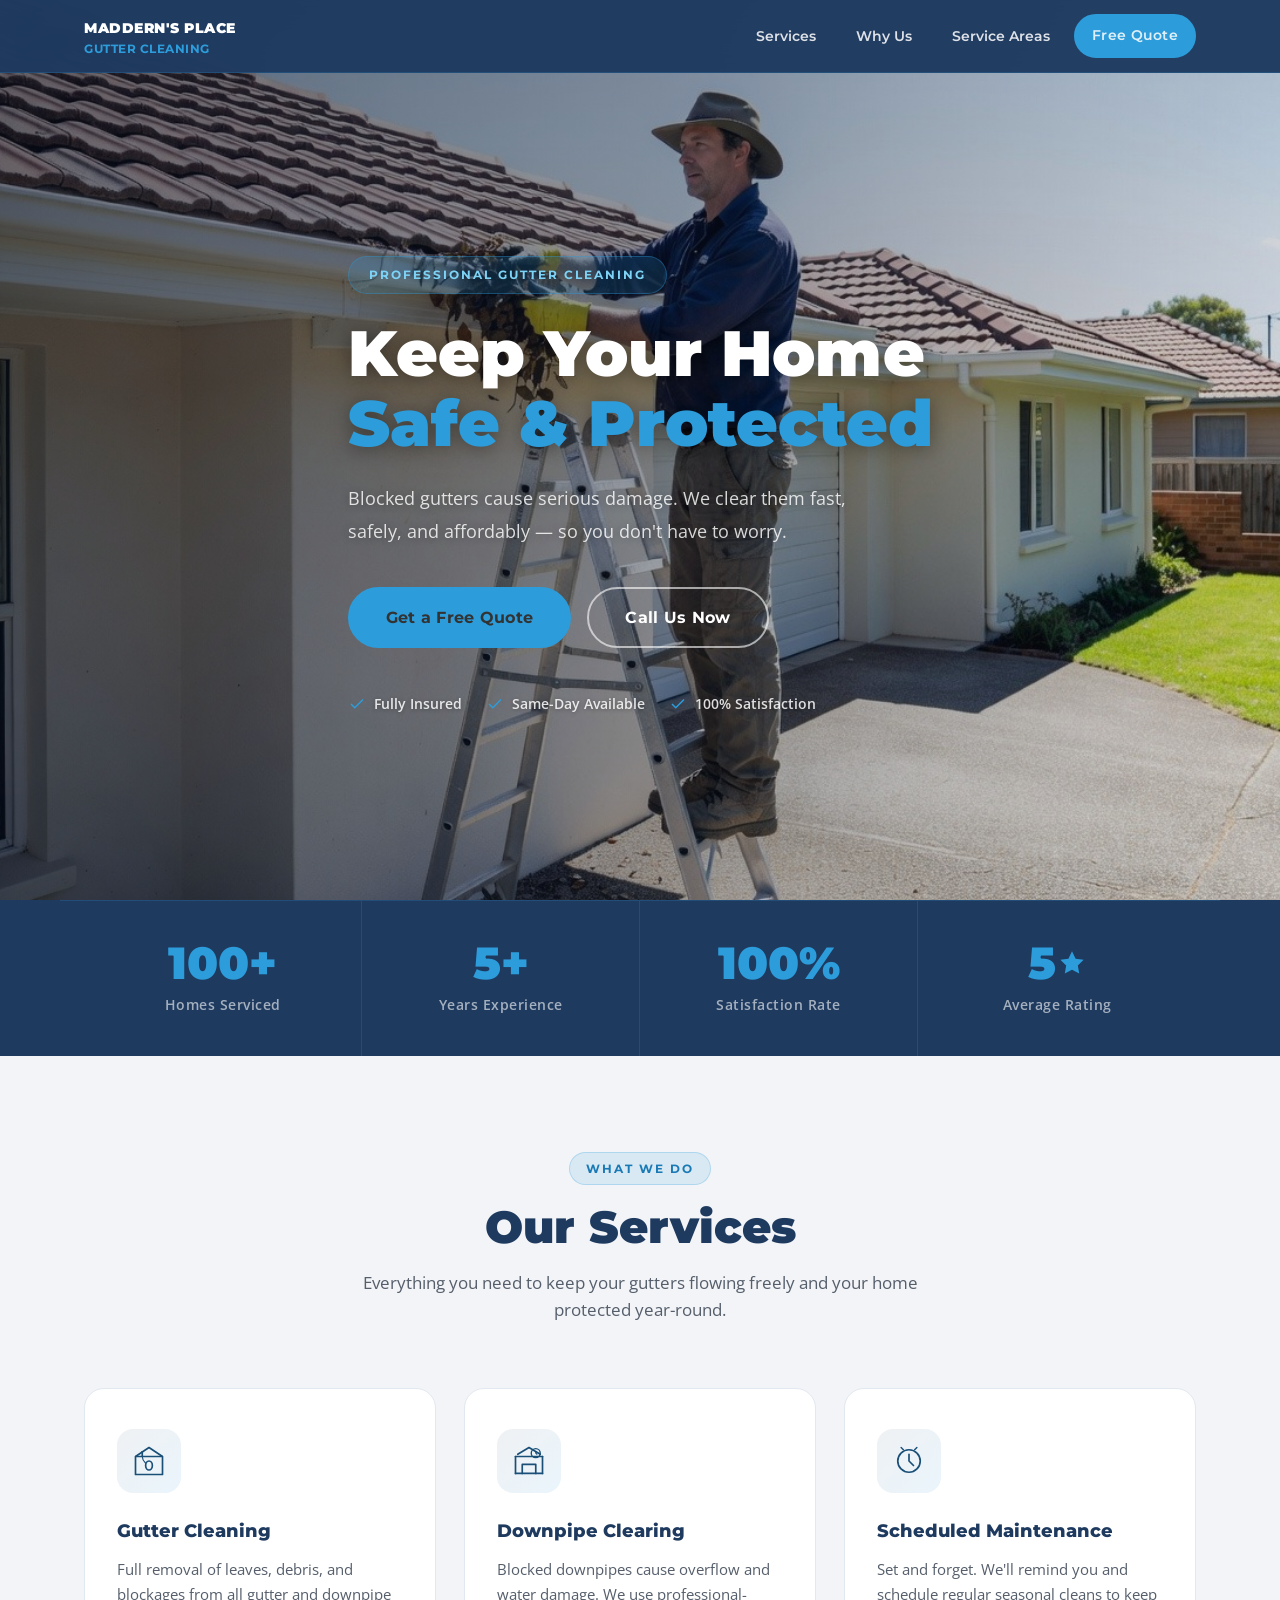
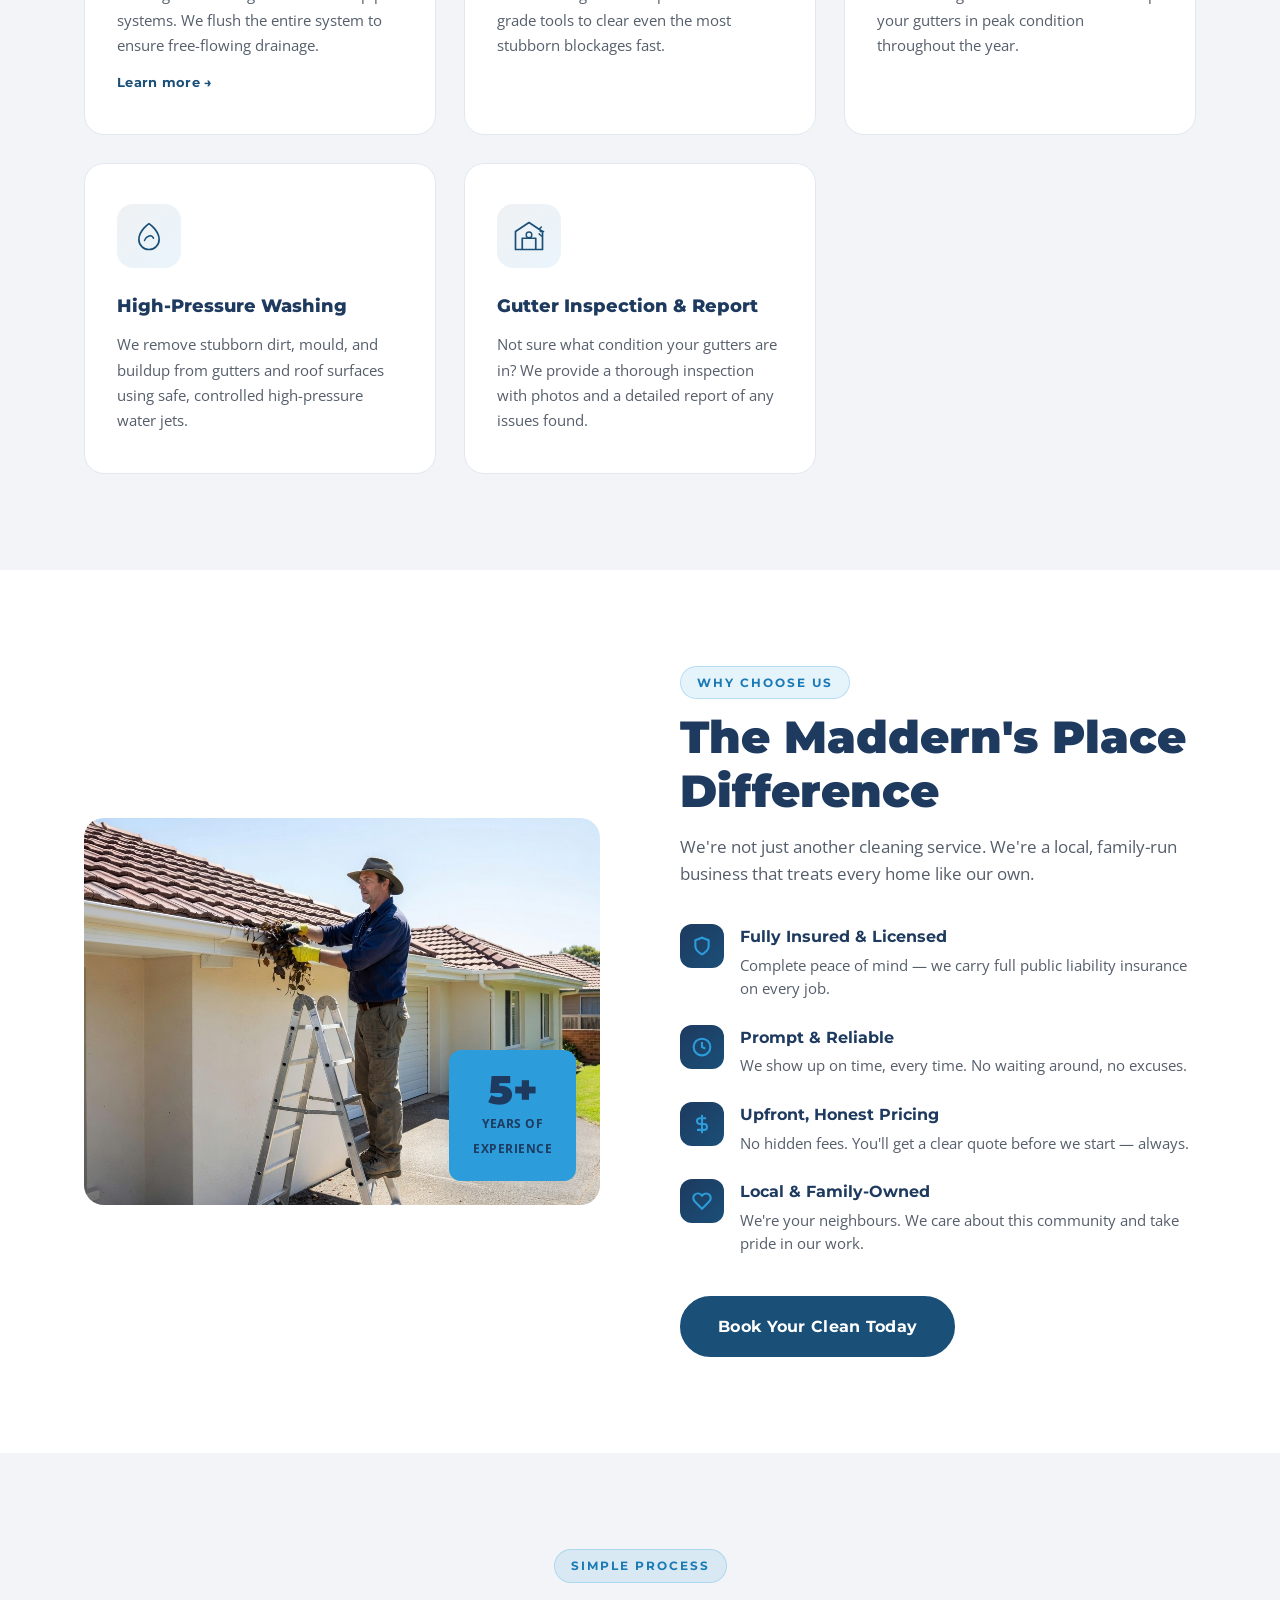
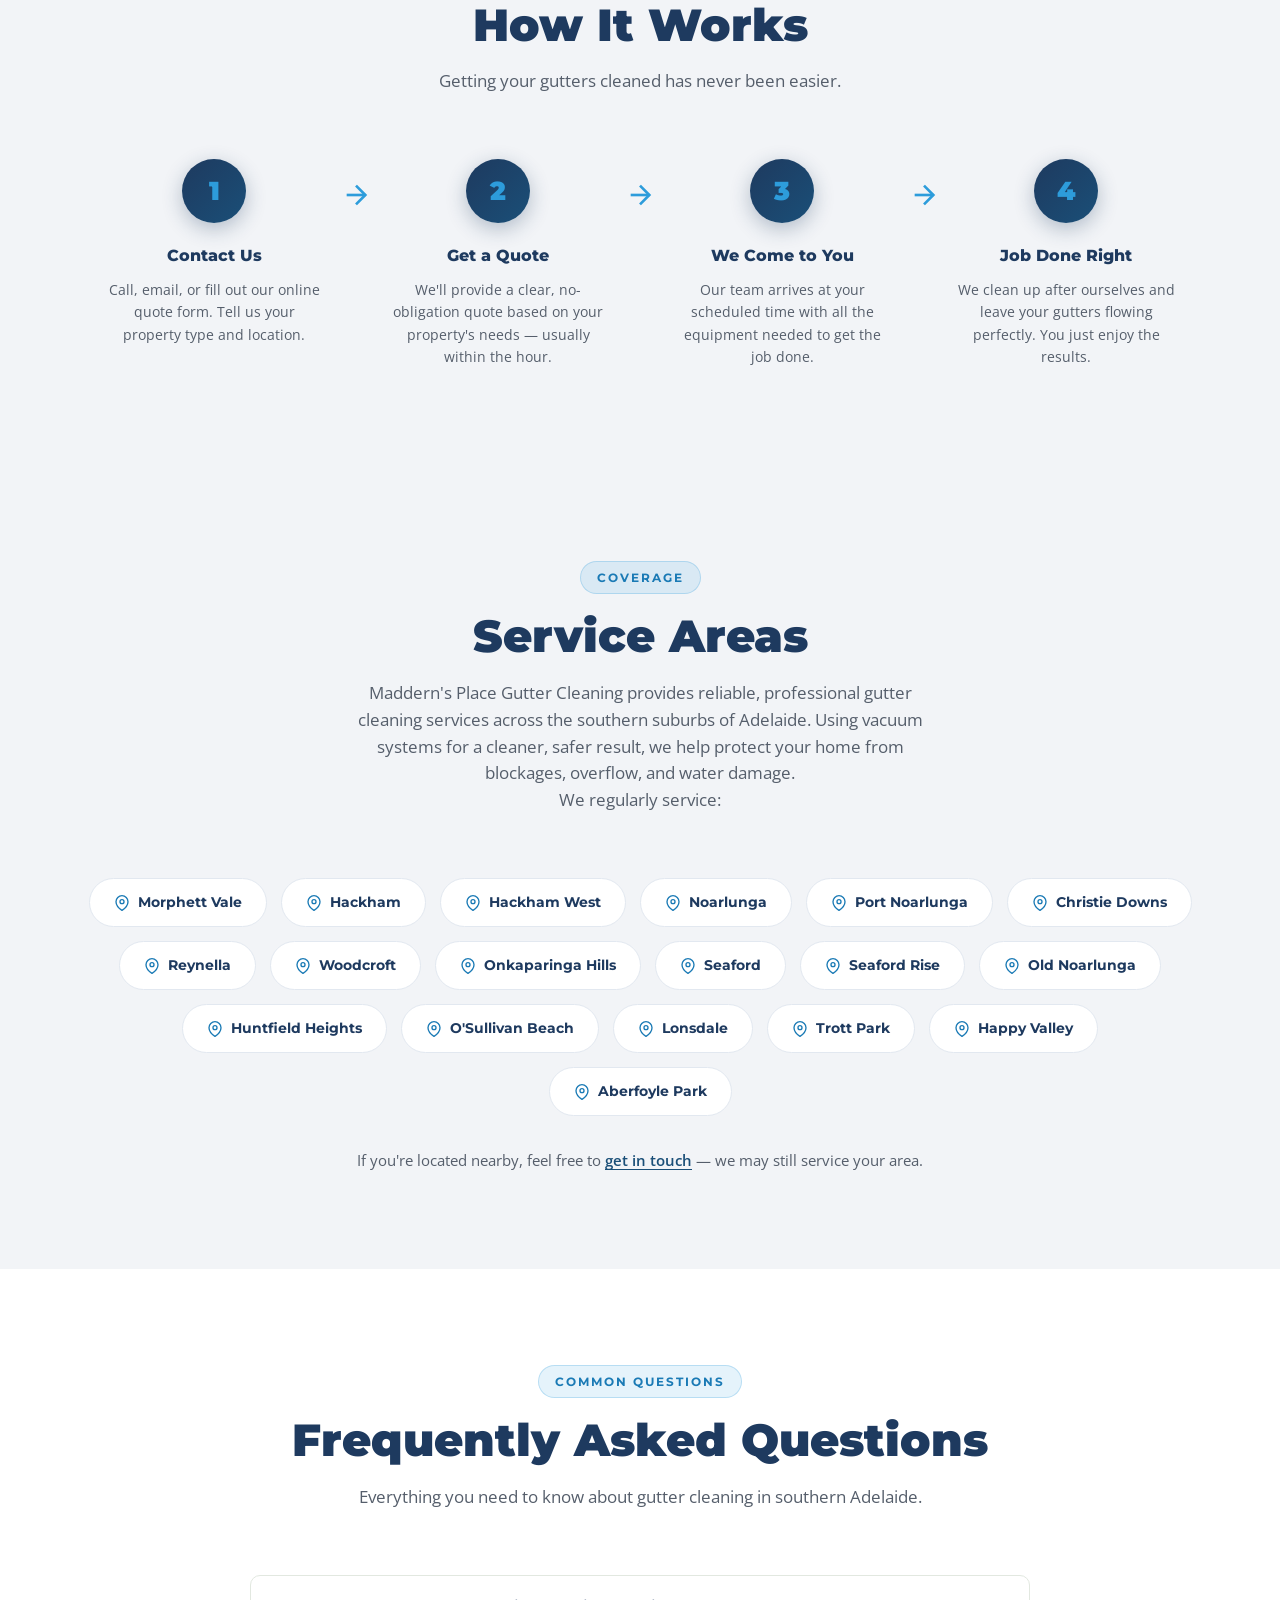
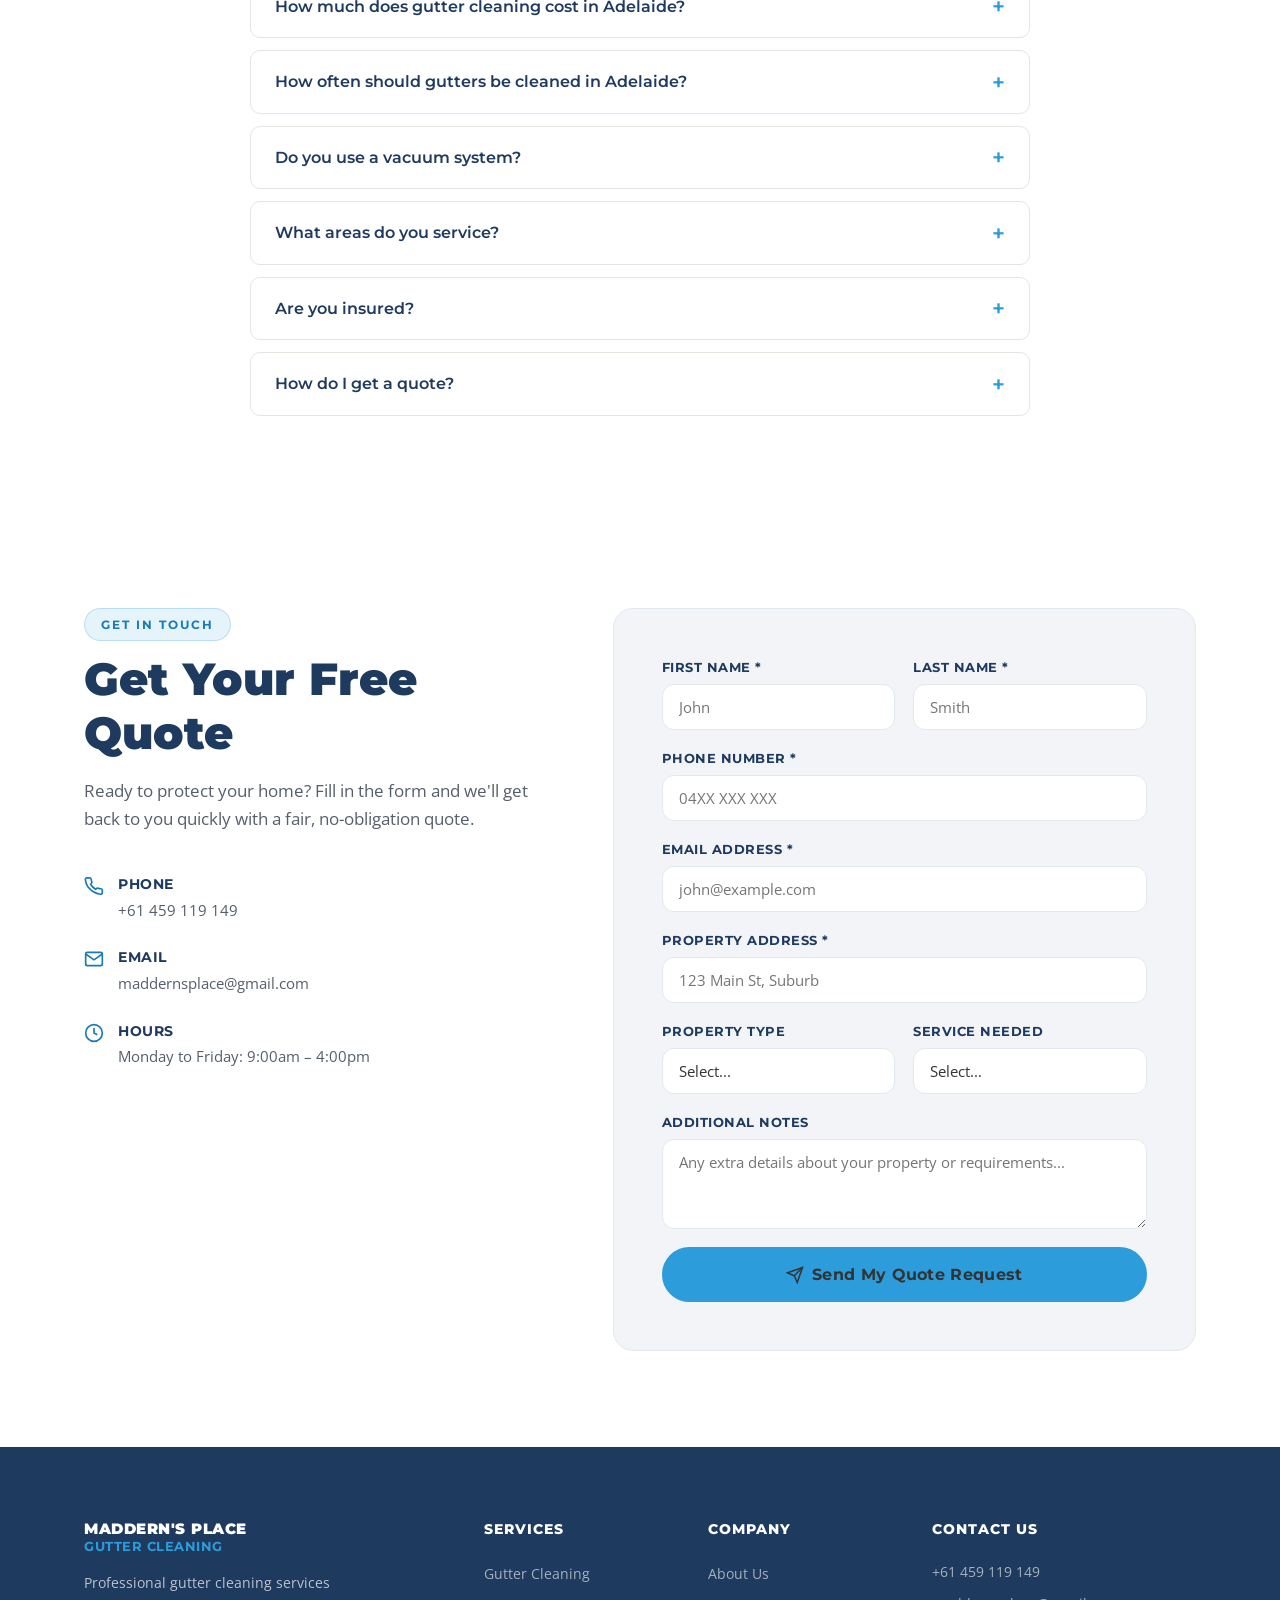
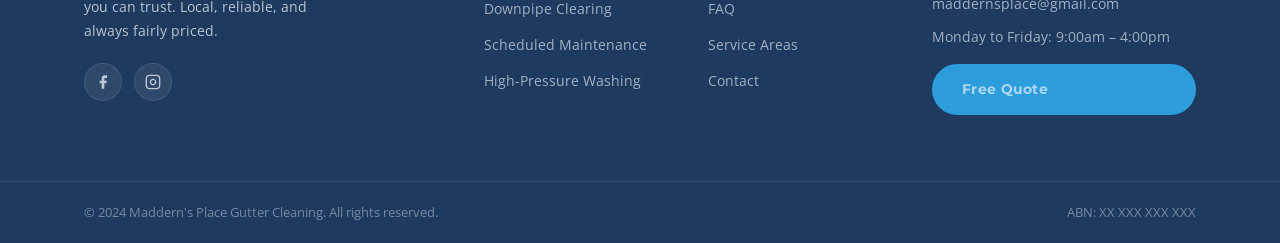
<file: index.html>
<!DOCTYPE html>
<html lang="en">
<head>
  <meta charset="UTF-8" />
  <meta name="viewport" content="width=device-width, initial-scale=1.0" />

  <!-- Primary SEO -->
  <title>Gutter Cleaning Southern Adelaide | Maddern's Place</title>
  <meta name="description" content="Professional gutter cleaning across the southern suburbs of Adelaide. Maddern's Place uses vacuum systems for a cleaner, safer result. Serving Morphett Vale, Hackham, Reynella, Seaford & more. Call +61 459 119 149." />
  <meta name="keywords" content="gutter cleaning Adelaide, gutter cleaning southern suburbs, gutter cleaning Morphett Vale, gutter cleaning Hackham, gutter cleaning Reynella, gutter cleaning Seaford, gutter cleaning Noarlunga, blocked gutters Adelaide, gutter vacuum Adelaide" />
  <meta name="robots" content="index, follow" />
  <meta name="author" content="Maddern's Place Gutter Cleaning" />

  <!-- Geo tags for local SEO -->
  <meta name="geo.region" content="AU-SA" />
  <meta name="geo.placename" content="Hackham, South Australia" />
  <meta name="geo.position" content="-35.1333;138.5167" />
  <meta name="ICBM" content="-35.1333, 138.5167" />

  <!-- Canonical URL -->
  <link rel="canonical" href="https://www.maddernsplaceguttervac.com/" />

  <!-- Open Graph (Facebook / social sharing) -->
  <meta property="og:type" content="website" />
  <meta property="og:url" content="https://www.maddernsplaceguttervac.com/" />
  <meta property="og:title" content="Gutter Cleaning Southern Adelaide | Maddern's Place" />
  <meta property="og:description" content="Reliable, professional gutter cleaning across southern Adelaide. Vacuum systems for a cleaner result. Call +61 459 119 149." />
  <meta property="og:image" content="https://www.maddernsplaceguttervac.com/images/Gutterman.jpeg" />
  <meta property="og:locale" content="en_AU" />

  <!-- FAQ Schema (helps appear in Google featured snippets) -->
  <script type="application/ld+json">
  {
    "@context": "https://schema.org",
    "@type": "FAQPage",
    "mainEntity": [
      {
        "@type": "Question",
        "name": "How much does gutter cleaning cost in Adelaide?",
        "acceptedAnswer": {
          "@type": "Answer",
          "text": "Gutter cleaning prices in Adelaide vary depending on your property size and storey height. Maddern's Place offers competitive, upfront pricing with no hidden fees. Contact us for a free no-obligation quote tailored to your home."
        }
      },
      {
        "@type": "Question",
        "name": "How often should gutters be cleaned in Adelaide?",
        "acceptedAnswer": {
          "@type": "Answer",
          "text": "We recommend cleaning your gutters at least once or twice a year in Adelaide — ideally after autumn leaf fall and before winter rains. Homes near trees may need more frequent cleans to prevent blockages and water damage."
        }
      },
      {
        "@type": "Question",
        "name": "What suburbs do you service for gutter cleaning?",
        "acceptedAnswer": {
          "@type": "Answer",
          "text": "Maddern's Place Gutter Cleaning services the southern suburbs of Adelaide including Morphett Vale, Hackham, Hackham West, Noarlunga, Port Noarlunga, Christie Downs, Reynella, Woodcroft, Onkaparinga Hills, Seaford, Seaford Rise, Old Noarlunga, Huntfield Heights, O'Sullivan Beach, Lonsdale, Trott Park, Happy Valley, and Aberfoyle Park."
        }
      },
      {
        "@type": "Question",
        "name": "Do you use a vacuum system for gutter cleaning?",
        "acceptedAnswer": {
          "@type": "Answer",
          "text": "Yes — Maddern's Place uses professional vacuum systems to clean gutters. This method is cleaner, safer, and more effective than traditional hand-clearing, leaving no mess on your property."
        }
      },
      {
        "@type": "Question",
        "name": "Are you insured for gutter cleaning?",
        "acceptedAnswer": {
          "@type": "Answer",
          "text": "Yes, Maddern's Place Gutter Cleaning carries full public liability insurance on every job, giving you complete peace of mind."
        }
      },
      {
        "@type": "Question",
        "name": "How do I book a gutter clean in southern Adelaide?",
        "acceptedAnswer": {
          "@type": "Answer",
          "text": "Simply call us on +61 459 119 149, email maddernsplace@gmail.com, or fill out the free quote form on our website. We'll get back to you quickly with a fair, no-obligation quote."
        }
      }
    ]
  }
  </script>

  <!-- Local Business Schema (helps Google Maps & local search) -->
  <script type="application/ld+json">
  {
    "@context": "https://schema.org",
    "@type": "LocalBusiness",
    "name": "Maddern's Place Gutter Cleaning",
    "description": "Professional gutter cleaning services across the southern suburbs of Adelaide using vacuum systems for a cleaner, safer result.",
    "telephone": "+61459119149",
    "email": "maddernsplace@gmail.com",
    "url": "https://www.maddernsplaceguttervac.com",
    "sameAs": ["https://www.facebook.com/maddernsplace"],
    "areaServed": [
      "Morphett Vale", "Hackham", "Hackham West", "Noarlunga", "Port Noarlunga",
      "Christie Downs", "Reynella", "Woodcroft", "Onkaparinga Hills", "Seaford",
      "Seaford Rise", "Old Noarlunga", "Huntfield Heights", "O'Sullivan Beach",
      "Lonsdale", "Trott Park", "Happy Valley", "Aberfoyle Park"
    ],
    "openingHoursSpecification": [
      {
        "@type": "OpeningHoursSpecification",
        "dayOfWeek": ["Monday", "Tuesday", "Wednesday", "Thursday", "Friday"],
        "opens": "09:00",
        "closes": "16:00"
      }
    ],
    "priceRange": "$$",
    "image": "https://www.maddernsplaceguttervac.com/images/Gutterman.jpeg",
    "address": {
      "@type": "PostalAddress",
      "streetAddress": "18 Nigel Lane",
      "addressLocality": "Hackham",
      "addressRegion": "SA",
      "postalCode": "5163",
      "addressCountry": "AU"
    }
  }
  </script>

  <link rel="stylesheet" href="style.css" />
  <link href="https://fonts.googleapis.com/css2?family=Montserrat:wght@400;600;700;900&family=Open+Sans:wght@400;500;600&display=swap" rel="stylesheet" />
</head>
<body>

  <!-- HEADER / NAV -->
  <header id="header">
    <nav class="nav container">
      <div class="nav__logo">
        <span class="nav__logo-text">Maddern's Place<br><em>Gutter Cleaning</em></span>
      </div>
      <button class="nav__toggle" id="navToggle" aria-label="Open menu">
        <span></span><span></span><span></span>
      </button>
      <ul class="nav__links" id="navLinks">
        <li><a href="#services">Services</a></li>
        <li><a href="#why-us">Why Us</a></li>
        <li><a href="#areas">Service Areas</a></li>
        <li><a href="#contact" class="btn btn--gold">Free Quote</a></li>
      </ul>
    </nav>
  </header>

  <!-- HERO -->
  <section class="hero">

    <!-- Full-width background image -->
    <img src="images/Gutterman.jpeg" alt="" class="hero__bg-img" aria-hidden="true" />
    <!-- REMOVE SVG PLACEHOLDER - kept below as comment only -->
    <svg style="display:none" viewBox="0 0 1440 620" xmlns="http://www.w3.org/2000/svg" aria-hidden="true">
      <defs>
        <linearGradient id="skyGrad" x1="0" y1="0" x2="0" y2="1">
          <stop offset="0%"   stop-color="#1a4a6b"/>
          <stop offset="55%"  stop-color="#2d7a9a"/>
          <stop offset="100%" stop-color="#4aa8c0"/>
        </linearGradient>
        <linearGradient id="groundGrad" x1="0" y1="0" x2="0" y2="1">
          <stop offset="0%"   stop-color="#2d8a56"/>
          <stop offset="100%" stop-color="#1a5c38"/>
        </linearGradient>
        <linearGradient id="roofGrad" x1="0" y1="0" x2="0" y2="1">
          <stop offset="0%"   stop-color="#1e3a12"/>
          <stop offset="100%" stop-color="#2d5a1e"/>
        </linearGradient>
        <linearGradient id="wallGrad" x1="0" y1="0" x2="0" y2="1">
          <stop offset="0%"   stop-color="#f0ede6"/>
          <stop offset="100%" stop-color="#ddd8ce"/>
        </linearGradient>
        <linearGradient id="windowGloss2" x1="0" y1="0" x2="1" y2="1">
          <stop offset="0%"   stop-color="white" stop-opacity="0.5"/>
          <stop offset="100%" stop-color="white" stop-opacity="0"/>
        </linearGradient>
        <radialGradient id="sunGlow" cx="50%" cy="50%" r="50%">
          <stop offset="0%"   stop-color="#fff5a0" stop-opacity="0.8"/>
          <stop offset="100%" stop-color="#fff5a0" stop-opacity="0"/>
        </radialGradient>
        <filter id="cloudBlur">
          <feGaussianBlur stdDeviation="2"/>
        </filter>
      </defs>

      <!-- Sky -->
      <rect width="1440" height="620" fill="url(#skyGrad)"/>

      <!-- Sun glow -->
      <circle cx="1150" cy="100" r="120" fill="url(#sunGlow)" opacity="0.6"/>
      <circle cx="1150" cy="100" r="52" fill="#fff9c0" opacity="0.9"/>
      <circle cx="1150" cy="100" r="40" fill="#fffde0"/>

      <!-- Clouds -->
      <g filter="url(#cloudBlur)" opacity="0.92">
        <ellipse cx="220" cy="90" rx="90" ry="38" fill="white"/>
        <ellipse cx="165" cy="100" rx="60" ry="30" fill="white"/>
        <ellipse cx="275" cy="100" rx="70" ry="32" fill="white"/>
        <ellipse cx="220" cy="108" rx="100" ry="30" fill="white"/>
      </g>
      <g filter="url(#cloudBlur)" opacity="0.85">
        <ellipse cx="820" cy="70" rx="110" ry="42" fill="white"/>
        <ellipse cx="760" cy="80" rx="72" ry="34" fill="white"/>
        <ellipse cx="880" cy="82" rx="80" ry="36" fill="white"/>
        <ellipse cx="820" cy="92" rx="120" ry="32" fill="white"/>
      </g>
      <g filter="url(#cloudBlur)" opacity="0.7">
        <ellipse cx="1300" cy="55" rx="80" ry="30" fill="white"/>
        <ellipse cx="1250" cy="63" rx="55" ry="25" fill="white"/>
        <ellipse cx="1350" cy="63" rx="60" ry="27" fill="white"/>
      </g>

      <!-- Distant hills -->
      <ellipse cx="200"  cy="450" rx="340" ry="130" fill="#1f5c30" opacity="0.5"/>
      <ellipse cx="1260" cy="440" rx="320" ry="120" fill="#1a5228" opacity="0.45"/>
      <ellipse cx="720"  cy="460" rx="500" ry="110" fill="#236635" opacity="0.35"/>

      <!-- Ground / lawn -->
      <rect x="0" y="480" width="1440" height="140" fill="url(#groundGrad)"/>
      <!-- Lawn texture -->
      <ellipse cx="720" cy="482" rx="800" ry="18" fill="#3aa864" opacity="0.4"/>

      <!-- ── LEFT TREE ── -->
      <rect x="118" y="310" width="22" height="175" rx="6" fill="#5a3e1e"/>
      <ellipse cx="129" cy="295" rx="68" ry="80" fill="#1a6b40"/>
      <ellipse cx="100" cy="320" rx="48" ry="60" fill="#1e7a48"/>
      <ellipse cx="158" cy="315" rx="52" ry="64" fill="#156038"/>
      <ellipse cx="129" cy="270" rx="40" ry="50" fill="#22884e"/>

      <!-- ── FAR RIGHT TREE ── -->
      <rect x="1298" y="330" width="20" height="155" rx="5" fill="#5a3e1e"/>
      <ellipse cx="1308" cy="315" rx="62" ry="74" fill="#1a6b40"/>
      <ellipse cx="1280" cy="338" rx="44" ry="56" fill="#1e7a48"/>
      <ellipse cx="1336" cy="332" rx="48" ry="60" fill="#156038"/>
      <ellipse cx="1308" cy="292" rx="36" ry="46" fill="#22884e"/>

      <!-- ── SMALL SHRUBS ── -->
      <ellipse cx="310" cy="490" rx="55" ry="30" fill="#2d8a56"/>
      <ellipse cx="280" cy="485" rx="36" ry="24" fill="#1a6b40"/>
      <ellipse cx="340" cy="483" rx="42" ry="26" fill="#3a9e66"/>
      <ellipse cx="1130" cy="490" rx="52" ry="28" fill="#2d8a56"/>
      <ellipse cx="1105" cy="484" rx="34" ry="22" fill="#1a6b40"/>
      <ellipse cx="1158" cy="482" rx="40" ry="24" fill="#3a9e66"/>

      <!-- ══════════════════════════════════ -->
      <!-- MAIN HOUSE                         -->
      <!-- ══════════════════════════════════ -->

      <!-- House shadow on ground -->
      <ellipse cx="780" cy="490" rx="270" ry="18" fill="#0a3018" opacity="0.35"/>

      <!-- House walls -->
      <rect x="530" y="295" width="500" height="195" fill="url(#wallGrad)"/>
      <!-- Brick course lines -->
      <g stroke="#c8c0b0" stroke-width="0.8" opacity="0.55">
        <line x1="530" y1="315" x2="1030" y2="315"/>
        <line x1="530" y1="335" x2="1030" y2="335"/>
        <line x1="530" y1="355" x2="1030" y2="355"/>
        <line x1="530" y1="375" x2="1030" y2="375"/>
        <line x1="530" y1="395" x2="1030" y2="395"/>
        <line x1="530" y1="415" x2="1030" y2="415"/>
        <line x1="530" y1="435" x2="1030" y2="435"/>
        <line x1="530" y1="455" x2="1030" y2="455"/>
        <line x1="530" y1="475" x2="1030" y2="475"/>
        <!-- vertical offsets per course -->
        <line x1="610" y1="305" x2="610" y2="325"/> <line x1="690" y1="305" x2="690" y2="325"/>
        <line x1="770" y1="305" x2="770" y2="325"/> <line x1="850" y1="305" x2="850" y2="325"/>
        <line x1="930" y1="305" x2="930" y2="325"/> <line x1="1010" y1="305" x2="1010" y2="325"/>
        <line x1="570" y1="325" x2="570" y2="345"/> <line x1="650" y1="325" x2="650" y2="345"/>
        <line x1="730" y1="325" x2="730" y2="345"/> <line x1="810" y1="325" x2="810" y2="345"/>
        <line x1="890" y1="325" x2="890" y2="345"/> <line x1="970" y1="325" x2="970" y2="345"/>
      </g>

      <!-- Window left -->
      <rect x="565" y="335" width="115" height="95" rx="5" fill="#b8dff5" opacity="0.85" stroke="#8ab8d8" stroke-width="2.5"/>
      <rect x="565" y="335" width="115" height="95" rx="5" fill="url(#windowGloss2)" opacity="0.4"/>
      <line x1="622" y1="335" x2="622" y2="430" stroke="#8ab8d8" stroke-width="2.5"/>
      <line x1="565" y1="382" x2="680" y2="382" stroke="#8ab8d8" stroke-width="2.5"/>
      <rect x="558" y="427" width="130" height="9" rx="4" fill="#c8c0b0"/>

      <!-- Window right -->
      <rect x="880" y="335" width="115" height="95" rx="5" fill="#b8dff5" opacity="0.85" stroke="#8ab8d8" stroke-width="2.5"/>
      <rect x="880" y="335" width="115" height="95" rx="5" fill="url(#windowGloss2)" opacity="0.4"/>
      <line x1="937" y1="335" x2="937" y2="430" stroke="#8ab8d8" stroke-width="2.5"/>
      <line x1="880" y1="382" x2="995" y2="382" stroke="#8ab8d8" stroke-width="2.5"/>
      <rect x="873" y="427" width="130" height="9" rx="4" fill="#c8c0b0"/>

      <!-- Front door -->
      <rect x="715" y="395" width="130" height="95" rx="5" fill="#6b4f0e"/>
      <rect x="715" y="395" width="130" height="95" rx="5" fill="rgba(255,255,255,0.07)"/>
      <rect x="724" y="403" width="50" height="38" rx="3" fill="#5a4010" opacity="0.6"/>
      <rect x="786" y="403" width="50" height="38" rx="3" fill="#5a4010" opacity="0.6"/>
      <rect x="724" y="448" width="50" height="33" rx="3" fill="#5a4010" opacity="0.6"/>
      <rect x="786" y="448" width="50" height="33" rx="3" fill="#5a4010" opacity="0.6"/>
      <circle cx="837" cy="444" r="7" fill="#c9a84c"/>
      <!-- Door step -->
      <rect x="700" y="487" width="160" height="12" rx="4" fill="#c8c0b0"/>

      <!-- Chimney -->
      <rect x="870" y="175" width="52" height="88" rx="4" fill="#4a3828"/>
      <rect x="862" y="168" width="68" height="14" rx="4" fill="#5a4535"/>
      <!-- Smoke puffs -->
      <circle cx="886" cy="155" r="14" fill="rgba(255,255,255,0.18)"/>
      <circle cx="900" cy="138" r="18" fill="rgba(255,255,255,0.13)"/>
      <circle cx="912" cy="120" r="14" fill="rgba(255,255,255,0.09)"/>

      <!-- Roof -->
      <polygon points="490,298 780,110 1070,298" fill="url(#roofGrad)"/>
      <!-- Roof tile rows -->
      <g stroke="#162d0e" stroke-width="1" opacity="0.35">
        <line x1="554" y1="260" x2="1006" y2="260"/>
        <line x1="522" y1="280" x2="1038" y2="280"/>
      </g>
      <!-- Ridge cap -->
      <rect x="772" y="106" width="16" height="22" rx="4" fill="#c9a84c"/>

      <!-- ── GUTTERS ── -->
      <!-- Left eave gutter -->
      <rect x="488" y="293" width="295" height="13" rx="4" fill="#4b5563"/>
      <rect x="488" y="293" width="295" height="4"  rx="2" fill="rgba(255,255,255,0.14)"/>
      <!-- Right eave gutter -->
      <rect x="777" y="293" width="295" height="13" rx="4" fill="#4b5563"/>
      <rect x="777" y="293" width="295" height="4"  rx="2" fill="rgba(255,255,255,0.14)"/>

      <!-- LEAVES & DEBRIS in left gutter -->
      <ellipse cx="540" cy="300" rx="28" ry="6" fill="#5a7a2a" opacity="0.95"/>
      <ellipse cx="590" cy="299" rx="22" ry="5" fill="#4a6622" opacity="0.9"/>
      <ellipse cx="638" cy="301" rx="30" ry="6" fill="#6a8a32" opacity="0.9"/>
      <ellipse cx="690" cy="299" rx="18" ry="5" fill="#8B6914" opacity="0.7"/>
      <ellipse cx="730" cy="300" rx="24" ry="6" fill="#5a7a2a" opacity="0.85"/>
      <path d="M525,297 Q536,289 548,296 Q539,304 525,297Z" fill="#3d6b15"/>
      <path d="M610,296 Q622,287 632,295 Q624,303 610,296Z" fill="#4a7a1a"/>
      <path d="M672,298 Q680,291 690,297 Q683,304 672,298Z" fill="#5a8a22"/>

      <!-- Left downpipe -->
      <rect x="488" y="304" width="16" height="192" rx="4" fill="#4b5563"/>
      <rect x="488" y="304" width="4"  height="192" rx="2" fill="rgba(255,255,255,0.13)"/>
      <!-- Overflow water from blocked left gutter -->
      <path d="M484,360 Q474,378 477,400 Q480,418 473,438 Q468,455 472,472" stroke="#5bb4f0" stroke-width="3.5" stroke-linecap="round" fill="none" opacity="0.8"/>
      <path d="M505,340 Q515,358 511,378 Q507,395 512,412" stroke="#5bb4f0" stroke-width="2.5" stroke-linecap="round" fill="none" opacity="0.55"/>
      <circle cx="472" cy="474" r="5" fill="#5bb4f0" opacity="0.7"/>
      <circle cx="512" cy="414" r="4" fill="#5bb4f0" opacity="0.5"/>

      <!-- Right downpipe -->
      <rect x="1056" y="304" width="16" height="192" rx="4" fill="#4b5563"/>
      <rect x="1056" y="304" width="4"  height="192" rx="2" fill="rgba(255,255,255,0.13)"/>
      <!-- Clean flow (right side — already cleaned) -->
      <path d="M1064,360 Q1070,378 1067,400 Q1064,420 1068,442 Q1071,460 1067,476" stroke="#5bb4f0" stroke-width="3" stroke-linecap="round" fill="none" opacity="0.6"/>
      <circle cx="1067" cy="478" r="4.5" fill="#5bb4f0" opacity="0.55"/>

      <!-- ── LADDER ── -->
      <line x1="1010" y1="175" x2="985"  y2="310" stroke="#c9a84c" stroke-width="9"  stroke-linecap="round"/>
      <line x1="1060" y1="175" x2="1035" y2="310" stroke="#c9a84c" stroke-width="9"  stroke-linecap="round"/>
      <!-- Rungs -->
      <line x1="1013" y1="192" x2="1063" y2="192" stroke="#c9a84c" stroke-width="6"  stroke-linecap="round"/>
      <line x1="1008" y1="222" x2="1058" y2="222" stroke="#c9a84c" stroke-width="6"  stroke-linecap="round"/>
      <line x1="1003" y1="252" x2="1053" y2="252" stroke="#c9a84c" stroke-width="6"  stroke-linecap="round"/>
      <line x1="998"  y1="282" x2="1048" y2="282" stroke="#c9a84c" stroke-width="6"  stroke-linecap="round"/>
      <!-- Feet -->
      <line x1="985"  y1="310" x2="975"  y2="325" stroke="#c9a84c" stroke-width="7"  stroke-linecap="round"/>
      <line x1="1035" y1="310" x2="1025" y2="325" stroke="#c9a84c" stroke-width="7"  stroke-linecap="round"/>

      <!-- ── WORKER ── -->
      <!-- Legs -->
      <line x1="1022" y1="248" x2="1016" y2="278" stroke="#1e3a6e" stroke-width="10" stroke-linecap="round"/>
      <line x1="1034" y1="248" x2="1038" y2="278" stroke="#1e3a6e" stroke-width="10" stroke-linecap="round"/>
      <!-- Boots -->
      <ellipse cx="1013" cy="282" rx="9" ry="6" fill="#111827"/>
      <ellipse cx="1040" cy="282" rx="9" ry="6" fill="#111827"/>
      <!-- Body / hi-vis vest -->
      <rect x="1010" y="218" width="38" height="36" rx="7" fill="#1a6b40"/>
      <line x1="1010" y1="234" x2="1048" y2="234" stroke="#c9a84c" stroke-width="5" opacity="0.9"/>
      <!-- Right arm (holding gutter edge) -->
      <path d="M1010,228 Q993,220 980,210" stroke="#f5c99a" stroke-width="9" stroke-linecap="round" fill="none"/>
      <!-- Left arm (holding brush/scoop) -->
      <path d="M1048,228 Q1062,222 1070,215" stroke="#1a6b40" stroke-width="9" stroke-linecap="round" fill="none"/>
      <!-- Scoop tool -->
      <path d="M1070,215 Q1065,204 1075,198 Q1086,196 1082,208 Q1078,218 1070,215Z" fill="#8B6914"/>
      <!-- Head -->
      <circle cx="1029" cy="210" r="18" fill="#f5c99a"/>
      <!-- Hard hat -->
      <path d="M1012,207 Q1029,188 1046,207 L1046,211 L1012,211Z" fill="#c9a84c"/>
      <rect x="1010" y="207" width="38" height="7" rx="3.5" fill="#a88830"/>

      <!-- Falling debris from gutter -->
      <ellipse cx="975" cy="320" rx="11" ry="8" fill="#5a7a2a" opacity="0.9" transform="rotate(-20 975 320)"/>
      <path d="M962,330 Q968,318 978,324 Q972,336 962,330Z" fill="#4a6622" opacity="0.85"/>
      <ellipse cx="952" cy="343" rx="8" ry="6" fill="#8B6914" opacity="0.8"/>
      <circle cx="940" cy="358" r="5" fill="#5a7a2a" opacity="0.75"/>
      <circle cx="948" cy="372" r="4" fill="#6a8a32" opacity="0.7"/>

      <!-- Bucket on ladder -->
      <path d="M1052,248 Q1058,244 1066,244 L1069,268 Q1067,275 1060,275 Q1053,275 1050,268Z" fill="#c9a84c"/>
      <line x1="1052" y1="248" x2="1069" y2="248" stroke="#a88830" stroke-width="2.5"/>
      <path d="M1053,248 Q1060,242 1068,248" stroke="#8B6914" stroke-width="2.5" fill="none"/>
      <ellipse cx="1059" cy="270" rx="8" ry="4" fill="#4a6622" opacity="0.85"/>

      <!-- ── PATHWAY ── -->
      <polygon points="730,490 810,490 840,620 700,620" fill="#d4cabb" opacity="0.7"/>
      <line x1="770" y1="495" x2="770" y2="620" stroke="#bdb5a5" stroke-width="1.5" opacity="0.5" stroke-dasharray="8,8"/>
    </svg>

    <!-- Dark overlay so text is readable -->
    <div class="hero__overlay"></div>

    <!-- Text content -->
    <div class="hero__content container">
      <span class="hero__tag" id="heroTag">Gutter Cleaning — Southern Adelaide</span>
      <h1 class="hero__title" id="heroTitle">Keep Your Home<br /><span>Safe &amp; Protected</span></h1>
      <p class="hero__subtitle" id="heroSubtitle">Blocked gutters cause serious damage. Maddern's Place clears them fast, safely, and affordably across the southern suburbs of Adelaide — so you don't have to worry.</p>
      <div class="hero__ctas">
        <a href="#contact" class="btn btn--gold btn--lg">Get a Free Quote</a>
        <a href="tel:+61459119149" class="btn btn--outline btn--lg" id="heroPhoneBtn">Call Us Now</a>
      </div>
      <div class="hero__badges">
        <div class="badge">
          <svg viewBox="0 0 24 24" fill="none" stroke="currentColor" stroke-width="2"><polyline points="20 6 9 17 4 12"/></svg>
          <span id="heroBadge1">Fully Insured</span>
        </div>
        <div class="badge">
          <svg viewBox="0 0 24 24" fill="none" stroke="currentColor" stroke-width="2"><polyline points="20 6 9 17 4 12"/></svg>
          <span id="heroBadge2">Same-Day Available</span>
        </div>
        <div class="badge">
          <svg viewBox="0 0 24 24" fill="none" stroke="currentColor" stroke-width="2"><polyline points="20 6 9 17 4 12"/></svg>
          <span id="heroBadge3">100% Satisfaction</span>
        </div>
      </div>
    </div>
  </section>

  <!-- STATS STRIP -->
  <section class="stats">
    <div class="container stats__grid">
      <div class="stat">
        <span class="stat__num">100<span class="stat__plus">+</span></span>
        <span class="stat__label">Homes Serviced</span>
      </div>
      <div class="stat">
        <span class="stat__num">5<span class="stat__plus">+</span></span>
        <span class="stat__label">Years Experience</span>
      </div>
      <div class="stat">
        <span class="stat__num">100<span class="stat__plus">%</span></span>
        <span class="stat__label">Satisfaction Rate</span>
      </div>
      <div class="stat">
        <span class="stat__num">5<svg viewBox="0 0 24 24" fill="currentColor" class="stat__star"><polygon points="12 2 15.09 8.26 22 9.27 17 14.14 18.18 21.02 12 17.77 5.82 21.02 7 14.14 2 9.27 8.91 8.26 12 2"/></svg></span>
        <span class="stat__label">Average Rating</span>
      </div>
    </div>
  </section>

  <!-- SERVICES -->
  <section class="services section" id="services">
    <div class="container">
      <div class="section__header">
        <span class="section__tag">What We Do</span>
        <h2 class="section__title">Our Services</h2>
        <p class="section__sub">Everything you need to keep your gutters flowing freely and your home protected year-round.</p>
      </div>
      <div class="services__grid">
        <a class="service-card" href="gutter-cleaning.html" style="text-decoration:none;display:block">
          <div class="service-card__icon">
            <svg viewBox="0 0 64 64" fill="none" xmlns="http://www.w3.org/2000/svg">
              <path d="M8 24L32 8L56 24V56H8V24Z" stroke="currentColor" stroke-width="3" stroke-linejoin="round"/>
              <path d="M8 24H56" stroke="currentColor" stroke-width="3"/>
              <path d="M20 24V14" stroke="currentColor" stroke-width="3"/>
              <ellipse cx="32" cy="40" rx="6" ry="8" stroke="currentColor" stroke-width="3"/>
              <path d="M26 36C26 36 20 30 20 24" stroke="currentColor" stroke-width="2" stroke-linecap="round"/>
            </svg>
          </div>
          <h3>Gutter Cleaning</h3>
          <p>Full removal of leaves, debris, and blockages from all gutter and downpipe systems. We flush the entire system to ensure free-flowing drainage.</p>
          <span style="display:inline-block;margin-top:14px;font-family:'Montserrat',sans-serif;font-weight:700;font-size:0.82rem;color:var(--green);letter-spacing:0.3px">Learn more →</span>
        </a>
        <div class="service-card">
          <div class="service-card__icon">
            <svg viewBox="0 0 64 64" fill="none" xmlns="http://www.w3.org/2000/svg">
              <path d="M12 20L32 8L52 20" stroke="currentColor" stroke-width="3" stroke-linecap="round" stroke-linejoin="round"/>
              <path d="M8 24H56" stroke="currentColor" stroke-width="3" stroke-linecap="round"/>
              <path d="M8 24L8 54" stroke="currentColor" stroke-width="3" stroke-linecap="round"/>
              <path d="M56 24L56 54" stroke="currentColor" stroke-width="3" stroke-linecap="round"/>
              <path d="M8 54H56" stroke="currentColor" stroke-width="3" stroke-linecap="round"/>
              <path d="M20 54V38H44V54" stroke="currentColor" stroke-width="3" stroke-linecap="round" stroke-linejoin="round"/>
              <circle cx="44" cy="18" r="8" fill="none" stroke="currentColor" stroke-width="2.5"/>
              <path d="M44 15V18L46 20" stroke="currentColor" stroke-width="2" stroke-linecap="round"/>
            </svg>
          </div>
          <h3>Downpipe Clearing</h3>
          <p>Blocked downpipes cause overflow and water damage. We use professional-grade tools to clear even the most stubborn blockages fast.</p>
        </div>
        <div class="service-card">
          <div class="service-card__icon">
            <svg viewBox="0 0 64 64" fill="none" xmlns="http://www.w3.org/2000/svg">
              <circle cx="32" cy="32" r="20" stroke="currentColor" stroke-width="3"/>
              <path d="M32 20V32L40 40" stroke="currentColor" stroke-width="3" stroke-linecap="round" stroke-linejoin="round"/>
              <path d="M22 12L18 8" stroke="currentColor" stroke-width="2.5" stroke-linecap="round"/>
              <path d="M42 12L46 8" stroke="currentColor" stroke-width="2.5" stroke-linecap="round"/>
            </svg>
          </div>
          <h3>Scheduled Maintenance</h3>
          <p>Set and forget. We'll remind you and schedule regular seasonal cleans to keep your gutters in peak condition throughout the year.</p>
        </div>
        <div class="service-card">
          <div class="service-card__icon">
            <svg viewBox="0 0 64 64" fill="none" xmlns="http://www.w3.org/2000/svg">
              <path d="M32 10C32 10 14 22 14 38C14 47.941 22.059 56 32 56C41.941 56 50 47.941 50 38C50 22 32 10 32 10Z" stroke="currentColor" stroke-width="3" stroke-linejoin="round"/>
              <path d="M24 40C24 40 26 34 32 32C38 30 40 36 40 36" stroke="currentColor" stroke-width="2.5" stroke-linecap="round"/>
            </svg>
          </div>
          <h3>High-Pressure Washing</h3>
          <p>We remove stubborn dirt, mould, and buildup from gutters and roof surfaces using safe, controlled high-pressure water jets.</p>
        </div>
        <div class="service-card">
          <div class="service-card__icon">
            <svg viewBox="0 0 64 64" fill="none" xmlns="http://www.w3.org/2000/svg">
              <path d="M8 24L32 8L56 24V56H8V24Z" stroke="currentColor" stroke-width="3" stroke-linejoin="round"/>
              <path d="M20 56V36H44V56" stroke="currentColor" stroke-width="3" stroke-linejoin="round"/>
              <circle cx="32" cy="30" r="5" stroke="currentColor" stroke-width="2.5"/>
              <path d="M50 20L54 16" stroke="currentColor" stroke-width="2.5" stroke-linecap="round"/>
              <path d="M52 24H58" stroke="currentColor" stroke-width="2.5" stroke-linecap="round"/>
              <path d="M50 28L54 32" stroke="currentColor" stroke-width="2.5" stroke-linecap="round"/>
            </svg>
          </div>
          <h3>Gutter Inspection &amp; Report</h3>
          <p>Not sure what condition your gutters are in? We provide a thorough inspection with photos and a detailed report of any issues found.</p>
        </div>
      </div>
    </div>
  </section>

  <!-- WHY US -->
  <section class="why-us section" id="why-us">
    <div class="container why-us__inner">
      <div class="why-us__image">
        <div class="why-us__img-box">
          <div class="why-us__img-placeholder">
            <img src="images/Gutterman.jpeg" alt="Maddern's Place gutter cleaning professional servicing a home in southern Adelaide" style="width:100%;height:100%;object-fit:cover;border-radius:inherit;"/>
          </div>
          <div class="why-us__exp-badge">
            <span class="exp-num" id="whyExpNum">5+</span>
            <span class="exp-text">Years of<br/>Experience</span>
          </div>
        </div>
      </div>
      <div class="why-us__content">
        <span class="section__tag">Why Choose Us</span>
        <h2 class="section__title" id="whyTitle">The Maddern's Place Difference</h2>
        <p class="why-us__intro" id="whyIntro">We're not just another cleaning service. We're a local, family-run business that treats every home like our own.</p>
        <ul class="why-us__list">
          <li>
            <div class="why-item__icon">
              <svg viewBox="0 0 24 24" fill="none" stroke="currentColor" stroke-width="2.5"><path d="M12 22s8-4 8-10V5l-8-3-8 3v7c0 6 8 10 8 10z"/></svg>
            </div>
            <div>
              <strong>Fully Insured &amp; Licensed</strong>
              <p>Complete peace of mind — we carry full public liability insurance on every job.</p>
            </div>
          </li>
          <li>
            <div class="why-item__icon">
              <svg viewBox="0 0 24 24" fill="none" stroke="currentColor" stroke-width="2.5"><circle cx="12" cy="12" r="10"/><polyline points="12 6 12 12 16 14"/></svg>
            </div>
            <div>
              <strong>Prompt &amp; Reliable</strong>
              <p>We show up on time, every time. No waiting around, no excuses.</p>
            </div>
          </li>
          <li>
            <div class="why-item__icon">
              <svg viewBox="0 0 24 24" fill="none" stroke="currentColor" stroke-width="2.5"><line x1="12" y1="1" x2="12" y2="23"/><path d="M17 5H9.5a3.5 3.5 0 0 0 0 7h5a3.5 3.5 0 0 1 0 7H6"/></svg>
            </div>
            <div>
              <strong>Upfront, Honest Pricing</strong>
              <p>No hidden fees. You'll get a clear quote before we start — always.</p>
            </div>
          </li>
          <li>
            <div class="why-item__icon">
              <svg viewBox="0 0 24 24" fill="none" stroke="currentColor" stroke-width="2.5"><path d="M20.84 4.61a5.5 5.5 0 0 0-7.78 0L12 5.67l-1.06-1.06a5.5 5.5 0 0 0-7.78 7.78l1.06 1.06L12 21.23l7.78-7.78 1.06-1.06a5.5 5.5 0 0 0 0-7.78z"/></svg>
            </div>
            <div>
              <strong>Local &amp; Family-Owned</strong>
              <p>We're your neighbours. We care about this community and take pride in our work.</p>
            </div>
          </li>
        </ul>
        <a href="#contact" class="btn btn--green btn--lg">Book Your Clean Today</a>
      </div>
    </div>
  </section>

  <!-- HOW IT WORKS -->
  <section class="process section">
    <div class="container">
      <div class="section__header">
        <span class="section__tag">Simple Process</span>
        <h2 class="section__title">How It Works</h2>
        <p class="section__sub">Getting your gutters cleaned has never been easier.</p>
      </div>
      <div class="process__steps">
        <div class="process__step">
          <div class="step__num">1</div>
          <h3>Contact Us</h3>
          <p>Call, email, or fill out our online quote form. Tell us your property type and location.</p>
        </div>
        <div class="process__arrow">
          <svg viewBox="0 0 24 24" fill="none" stroke="currentColor" stroke-width="2"><line x1="5" y1="12" x2="19" y2="12"/><polyline points="12 5 19 12 12 19"/></svg>
        </div>
        <div class="process__step">
          <div class="step__num">2</div>
          <h3>Get a Quote</h3>
          <p>We'll provide a clear, no-obligation quote based on your property's needs — usually within the hour.</p>
        </div>
        <div class="process__arrow">
          <svg viewBox="0 0 24 24" fill="none" stroke="currentColor" stroke-width="2"><line x1="5" y1="12" x2="19" y2="12"/><polyline points="12 5 19 12 12 19"/></svg>
        </div>
        <div class="process__step">
          <div class="step__num">3</div>
          <h3>We Come to You</h3>
          <p>Our team arrives at your scheduled time with all the equipment needed to get the job done.</p>
        </div>
        <div class="process__arrow">
          <svg viewBox="0 0 24 24" fill="none" stroke="currentColor" stroke-width="2"><line x1="5" y1="12" x2="19" y2="12"/><polyline points="12 5 19 12 12 19"/></svg>
        </div>
        <div class="process__step">
          <div class="step__num">4</div>
          <h3>Job Done Right</h3>
          <p>We clean up after ourselves and leave your gutters flowing perfectly. You just enjoy the results.</p>
        </div>
      </div>
    </div>
  </section>


  <!-- SERVICE AREAS -->
  <section class="areas section" id="areas">
    <div class="container">
      <div class="section__header">
        <span class="section__tag">Coverage</span>
        <h2 class="section__title">Service Areas</h2>
        <p class="section__sub">Maddern's Place Gutter Cleaning provides reliable, professional gutter cleaning services across the southern suburbs of Adelaide. Using vacuum systems for a cleaner, safer result, we help protect your home from blockages, overflow, and water damage.</p>
        <p class="section__sub">We regularly service:</p>
      </div>
      <div class="areas__grid" id="areasGrid">
        <div class="area-pill">
          <svg viewBox="0 0 24 24" fill="none" stroke="currentColor" stroke-width="2"><path d="M21 10c0 7-9 13-9 13s-9-6-9-13a9 9 0 0 1 18 0z"/><circle cx="12" cy="10" r="3"/></svg>
          Area 1
        </div>
        <div class="area-pill">
          <svg viewBox="0 0 24 24" fill="none" stroke="currentColor" stroke-width="2"><path d="M21 10c0 7-9 13-9 13s-9-6-9-13a9 9 0 0 1 18 0z"/><circle cx="12" cy="10" r="3"/></svg>
          Area 2
        </div>
        <div class="area-pill">
          <svg viewBox="0 0 24 24" fill="none" stroke="currentColor" stroke-width="2"><path d="M21 10c0 7-9 13-9 13s-9-6-9-13a9 9 0 0 1 18 0z"/><circle cx="12" cy="10" r="3"/></svg>
          Area 3
        </div>
        <div class="area-pill">
          <svg viewBox="0 0 24 24" fill="none" stroke="currentColor" stroke-width="2"><path d="M21 10c0 7-9 13-9 13s-9-6-9-13a9 9 0 0 1 18 0z"/><circle cx="12" cy="10" r="3"/></svg>
          Area 4
        </div>
        <div class="area-pill">
          <svg viewBox="0 0 24 24" fill="none" stroke="currentColor" stroke-width="2"><path d="M21 10c0 7-9 13-9 13s-9-6-9-13a9 9 0 0 1 18 0z"/><circle cx="12" cy="10" r="3"/></svg>
          Area 5
        </div>
        <div class="area-pill">
          <svg viewBox="0 0 24 24" fill="none" stroke="currentColor" stroke-width="2"><path d="M21 10c0 7-9 13-9 13s-9-6-9-13a9 9 0 0 1 18 0z"/><circle cx="12" cy="10" r="3"/></svg>
          Area 6
        </div>
        <div class="area-pill">
          <svg viewBox="0 0 24 24" fill="none" stroke="currentColor" stroke-width="2"><path d="M21 10c0 7-9 13-9 13s-9-6-9-13a9 9 0 0 1 18 0z"/><circle cx="12" cy="10" r="3"/></svg>
          Area 7
        </div>
        <div class="area-pill">
          <svg viewBox="0 0 24 24" fill="none" stroke="currentColor" stroke-width="2"><path d="M21 10c0 7-9 13-9 13s-9-6-9-13a9 9 0 0 1 18 0z"/><circle cx="12" cy="10" r="3"/></svg>
          And More...
        </div>
      </div>
      <p class="areas__note">If you're located nearby, feel free to <a href="#contact">get in touch</a> — we may still service your area.</p>
    </div>
  </section>

  <!-- FAQ -->
  <section class="faq section" id="faq">
    <div class="container">
      <div class="section__header">
        <span class="section__tag">Common Questions</span>
        <h2 class="section__title">Frequently Asked Questions</h2>
        <p class="section__sub">Everything you need to know about gutter cleaning in southern Adelaide.</p>
      </div>
      <div class="faq__list">
        <details class="faq__item">
          <summary>How much does gutter cleaning cost in Adelaide?</summary>
          <p>Prices vary depending on your property size and storey height. We offer competitive, upfront pricing with no hidden fees. <a href="#contact">Contact us for a free quote</a> tailored to your home.</p>
        </details>
        <details class="faq__item">
          <summary>How often should gutters be cleaned in Adelaide?</summary>
          <p>We recommend at least once or twice a year — ideally after autumn leaf fall and before winter rains. Homes near trees may need more frequent cleans to prevent blockages and water damage.</p>
        </details>
        <details class="faq__item">
          <summary>Do you use a vacuum system?</summary>
          <p>Yes. We use professional vacuum systems to clean gutters, which is cleaner, safer, and more effective than traditional hand-clearing — leaving no mess on your property.</p>
        </details>
        <details class="faq__item">
          <summary>What areas do you service?</summary>
          <p>We cover the southern suburbs of Adelaide including Morphett Vale, Hackham, Reynella, Seaford, Noarlunga, Christie Downs, Woodcroft, Happy Valley, Aberfoyle Park, and many more. <a href="#areas">See the full list.</a></p>
        </details>
        <details class="faq__item">
          <summary>Are you insured?</summary>
          <p>Yes — we carry full public liability insurance on every job, giving you complete peace of mind.</p>
        </details>
        <details class="faq__item">
          <summary>How do I get a quote?</summary>
          <p>Call us on <a href="tel:+61459119149">+61 459 119 149</a>, email <a href="mailto:maddernsplace@gmail.com">maddernsplace@gmail.com</a>, or fill out the form below. We'll get back to you quickly.</p>
        </details>
      </div>
    </div>
  </section>

  <!-- CONTACT / QUOTE FORM -->
  <section class="contact section" id="contact">
    <div class="container contact__inner">
      <div class="contact__info">
        <span class="section__tag">Get In Touch</span>
        <h2 class="section__title">Get Your Free Quote</h2>
        <p>Ready to protect your home? Fill in the form and we'll get back to you quickly with a fair, no-obligation quote.</p>
        <ul class="contact__details">
          <li>
            <svg viewBox="0 0 24 24" fill="none" stroke="currentColor" stroke-width="2"><path d="M22 16.92v3a2 2 0 0 1-2.18 2 19.79 19.79 0 0 1-8.63-3.07A19.5 19.5 0 0 1 4.69 13a19.79 19.79 0 0 1-3.07-8.67A2 2 0 0 1 3.6 2.18h3a2 2 0 0 1 2 1.72c.127.96.361 1.903.7 2.81a2 2 0 0 1-.45 2.11L7.91 9.91a16 16 0 0 0 6.06 6.06l.91-.91a2 2 0 0 1 2.11-.45c.907.339 1.85.573 2.81.7A2 2 0 0 1 22 16.92z"/></svg>
            <div>
              <strong>Phone</strong>
              <a href="tel:+61459119149" id="contactPhone">+61 459 119 149</a>
            </div>
          </li>
          <li>
            <svg viewBox="0 0 24 24" fill="none" stroke="currentColor" stroke-width="2"><path d="M4 4h16c1.1 0 2 .9 2 2v12c0 1.1-.9 2-2 2H4c-1.1 0-2-.9-2-2V6c0-1.1.9-2 2-2z"/><polyline points="22,6 12,13 2,6"/></svg>
            <div>
              <strong>Email</strong>
              <a href="mailto:maddernsplace@gmail.com" id="contactEmail">maddernsplace@gmail.com</a>
            </div>
          </li>
          <li>
            <svg viewBox="0 0 24 24" fill="none" stroke="currentColor" stroke-width="2"><circle cx="12" cy="12" r="10"/><polyline points="12 6 12 12 16 14"/></svg>
            <div>
              <strong>Hours</strong>
              <span id="contactHours">Monday to Friday: 9:00am – 4:00pm</span>
            </div>
          </li>
        </ul>
      </div>
      <div class="contact__form-wrap">
        <form class="contact__form" id="quoteForm" novalidate>
          <div class="form-row">
            <div class="form-group">
              <label for="firstName">First Name *</label>
              <input type="text" id="firstName" name="firstName" placeholder="John" required />
            </div>
            <div class="form-group">
              <label for="lastName">Last Name *</label>
              <input type="text" id="lastName" name="lastName" placeholder="Smith" required />
            </div>
          </div>
          <div class="form-group">
            <label for="phone">Phone Number *</label>
            <input type="tel" id="phone" name="phone" placeholder="04XX XXX XXX" required />
          </div>
          <div class="form-group">
            <label for="email">Email Address *</label>
            <input type="email" id="email" name="email" placeholder="john@example.com" required />
          </div>
          <div class="form-group">
            <label for="address">Property Address *</label>
            <input type="text" id="address" name="address" placeholder="123 Main St, Suburb" required />
          </div>
          <div class="form-row">
            <div class="form-group">
              <label for="propertyType">Property Type</label>
              <select id="propertyType" name="propertyType">
                <option value="">Select...</option>
                <option value="single">Single Storey Home</option>
                <option value="double">Double Storey Home</option>
                <option value="commercial">Commercial</option>
                <option value="unit">Unit / Townhouse</option>
              </select>
            </div>
            <div class="form-group">
              <label for="service">Service Needed</label>
              <select id="service" name="service">
                <option value="">Select...</option>
                <option value="cleaning">Gutter Cleaning</option>
                <option value="inspection">Inspection</option>
                <option value="other">Other</option>
              </select>
            </div>
          </div>
          <div class="form-group">
            <label for="message">Additional Notes</label>
            <textarea id="message" name="message" rows="3" placeholder="Any extra details about your property or requirements..."></textarea>
          </div>
          <button type="submit" class="btn btn--gold btn--lg btn--full">
            <svg viewBox="0 0 24 24" fill="none" stroke="currentColor" stroke-width="2"><line x1="22" y1="2" x2="11" y2="13"/><polygon points="22 2 15 22 11 13 2 9 22 2"/></svg>
            Send My Quote Request
          </button>
          <div class="form__success" id="formSuccess">
            <svg viewBox="0 0 24 24" fill="none" stroke="currentColor" stroke-width="2.5"><path d="M22 11.08V12a10 10 0 1 1-5.93-9.14"/><polyline points="22 4 12 14.01 9 11.01"/></svg>
            Thanks! We'll be in touch very soon.
          </div>
        </form>
      </div>
    </div>
  </section>

  <!-- FOOTER -->
  <footer class="footer">
    <div class="container footer__inner">
      <div class="footer__brand">
        <span class="footer__logo-text">Maddern's Place<br><em>Gutter Cleaning</em></span>
        <p id="footerTagline">Professional gutter cleaning services you can trust. Local, reliable, and always fairly priced.</p>
        <div class="footer__social">
          <a href="#" aria-label="Facebook" id="footerFacebook">
            <svg viewBox="0 0 24 24" fill="currentColor"><path d="M18 2h-3a5 5 0 0 0-5 5v3H7v4h3v8h4v-8h3l1-4h-4V7a1 1 0 0 1 1-1h3z"/></svg>
          </a>
          <a href="#" aria-label="Instagram" id="footerInstagram">
            <svg viewBox="0 0 24 24" fill="none" stroke="currentColor" stroke-width="2"><rect x="2" y="2" width="20" height="20" rx="5" ry="5"/><path d="M16 11.37A4 4 0 1 1 12.63 8 4 4 0 0 1 16 11.37z"/><line x1="17.5" y1="6.5" x2="17.51" y2="6.5"/></svg>
          </a>
        </div>
      </div>
      <div class="footer__links">
        <h4>Services</h4>
        <ul>
          <li><a href="gutter-cleaning.html">Gutter Cleaning</a></li>
          <li><a href="#services">Downpipe Clearing</a></li>
          <li><a href="#services">Scheduled Maintenance</a></li>
          <li><a href="#services">High-Pressure Washing</a></li>
        </ul>
      </div>
      <div class="footer__links">
        <h4>Company</h4>
        <ul>
          <li><a href="#why-us">About Us</a></li>
          <li><a href="#faq">FAQ</a></li>
          <li><a href="#areas">Service Areas</a></li>
          <li><a href="#contact">Contact</a></li>
        </ul>
      </div>
      <div class="footer__contact">
        <h4>Contact Us</h4>
        <p><a href="tel:+61459119149" id="footerPhone">+61 459 119 149</a></p>
        <p><a href="mailto:maddernsplace@gmail.com" id="footerEmail">maddernsplace@gmail.com</a></p>
        <p id="footerHours">Monday to Friday: 9:00am – 4:00pm</p>
        <a href="#contact" class="btn btn--gold">Free Quote</a>
      </div>
    </div>
    <div class="footer__bottom">
      <div class="container">
        <p id="footerCopyright">&copy; 2024 Maddern's Place Gutter Cleaning. All rights reserved.</p>
        <p id="footerAbn">ABN: XX XXX XXX XXX</p>
      </div>
    </div>
  </footer>

  <script src="content.js"></script>
  <script src="main.js"></script>
</body>
</html>
</file>
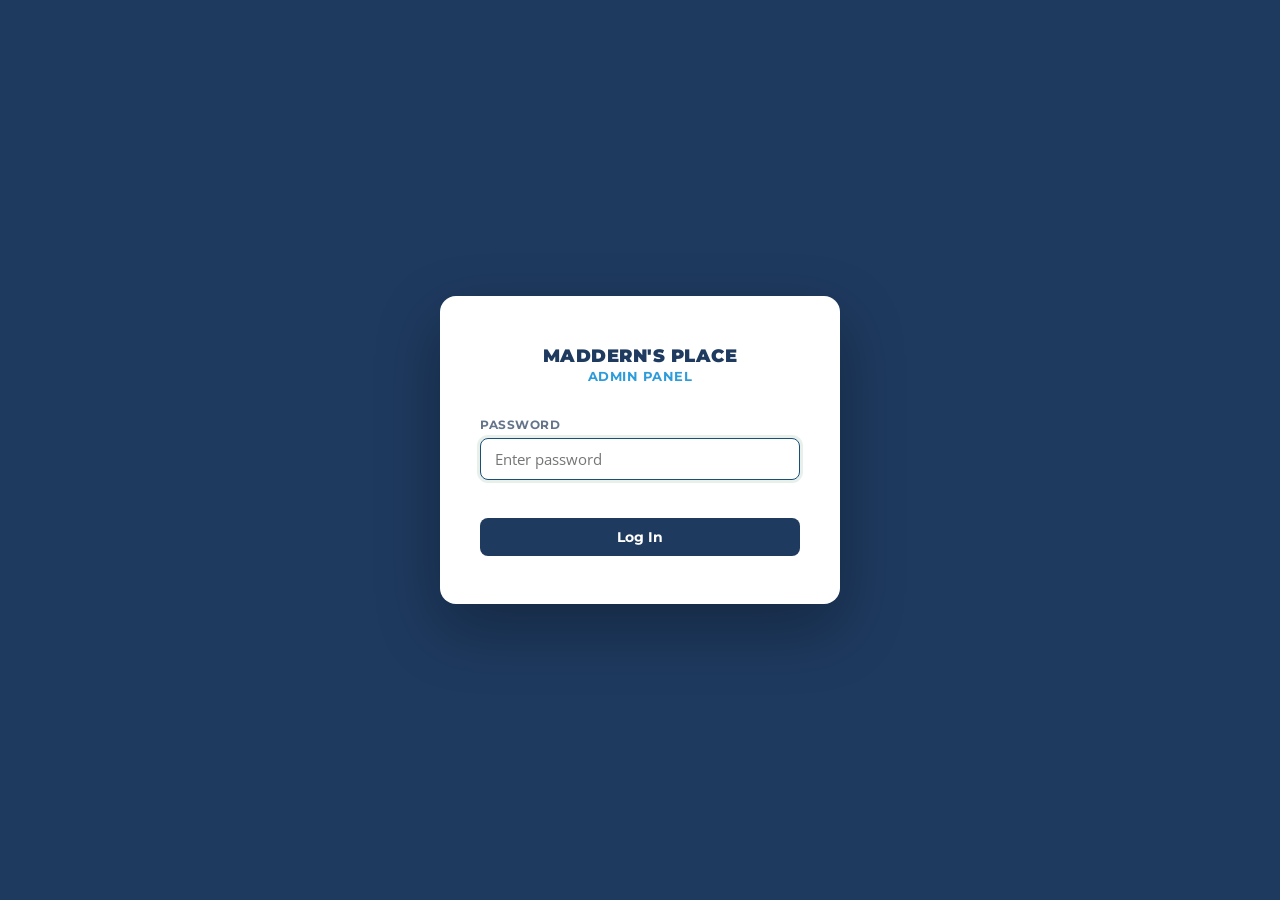
<file: admin.html>
<!DOCTYPE html>
<html lang="en">
<head>
  <meta charset="UTF-8" />
  <meta name="viewport" content="width=device-width, initial-scale=1.0" />
  <title>Admin — Maddern's Place</title>
  <link href="https://fonts.googleapis.com/css2?family=Montserrat:wght@400;600;700;900&family=Open+Sans:wght@400;500;600&display=swap" rel="stylesheet" />
  <link rel="stylesheet" href="admin.css" />
</head>
<body>

<!-- ── LOGIN SCREEN ──────────────────────────────────────────────────────── -->
<div id="loginScreen" class="login-screen">
  <div class="login-box">
    <div class="login-logo">Maddern's Place<em>Admin Panel</em></div>
    <form id="loginForm">
      <div class="field">
        <label>Password</label>
        <input type="password" id="loginPassword" placeholder="Enter password" required autofocus />
      </div>
      <button type="submit" class="btn-primary btn-full" style="margin-top:20px">Log In</button>
      <p id="loginError" class="login-error" style="display:none">Incorrect password. Please try again.</p>
    </form>
  </div>
</div>

<!-- ── ADMIN APP ─────────────────────────────────────────────────────────── -->
<div id="adminApp" class="admin-app" style="display:none">

  <aside class="sidebar">
    <div class="sidebar__brand">Site Admin</div>
    <nav class="sidebar__nav">
      <a href="#" data-section="hero"         class="nav-item active">Hero</a>
      <a href="#" data-section="contact"      class="nav-item">Contact &amp; Hours</a>
      <a href="#" data-section="stats"        class="nav-item">Stats</a>
      <a href="#" data-section="services"     class="nav-item">Services</a>
      <a href="#" data-section="whyus"        class="nav-item">Why Us</a>
      <a href="#" data-section="process"      class="nav-item">Process Steps</a>
      <a href="#" data-section="testimonials" class="nav-item">Testimonials</a>
      <a href="#" data-section="areas"        class="nav-item">Service Areas</a>
      <a href="#" data-section="footer"       class="nav-item">Footer</a>
      <a href="#" data-section="settings"     class="nav-item nav-item--settings">Settings</a>
    </nav>
    <div class="sidebar__actions">
      <a href="index.html" target="_blank" class="btn-secondary">↗ View Site</a>
      <button id="logoutBtn" class="btn-ghost">Log Out</button>
    </div>
  </aside>

  <main class="admin-main">
    <div id="toast" class="toast" style="display:none">Changes saved!</div>

    <!-- ── HERO ──────────────────────────────────────────────── -->
    <section id="section-hero" class="admin-section active">
      <h1 class="section-title">Hero Section</h1>
      <p class="section-desc">The large banner at the top of the page.</p>
      <div class="card">
        <div class="field">
          <label>Tag Line (small label above title)</label>
          <input type="text" id="hero-tag" />
        </div>
        <div class="field-row">
          <div class="field">
            <label>Title — Line 1</label>
            <input type="text" id="hero-title1" />
          </div>
          <div class="field">
            <label>Title — Highlighted Line 2</label>
            <input type="text" id="hero-title2" />
          </div>
        </div>
        <div class="field">
          <label>Subtitle Paragraph</label>
          <textarea id="hero-subtitle" rows="3"></textarea>
        </div>
        <div class="field-row">
          <div class="field">
            <label>Phone Number (digits only, e.g. +61400000000)</label>
            <input type="text" id="hero-phone" placeholder="+61400000000" />
          </div>
          <div class="field">
            <label>Call Button Label</label>
            <input type="text" id="hero-callbtn" placeholder="Call Us Now" />
          </div>
        </div>
        <div class="field-row">
          <div class="field"><label>Trust Badge 1</label><input type="text" id="hero-badge1" /></div>
          <div class="field"><label>Trust Badge 2</label><input type="text" id="hero-badge2" /></div>
          <div class="field"><label>Trust Badge 3</label><input type="text" id="hero-badge3" /></div>
        </div>
        <button class="btn-primary" data-save="hero">Save Hero</button>
      </div>
    </section>

    <!-- ── CONTACT & HOURS ───────────────────────────────────── -->
    <section id="section-contact" class="admin-section">
      <h1 class="section-title">Contact &amp; Hours</h1>
      <p class="section-desc">These details appear in the Contact section, the footer, and the hero call button.</p>
      <div class="card">
        <div class="field-row">
          <div class="field">
            <label>Phone — link value (e.g. +61400000000)</label>
            <input type="text" id="contact-phone" placeholder="+61400000000" />
          </div>
          <div class="field">
            <label>Phone — display text (e.g. +61 (0) 400 000 000)</label>
            <input type="text" id="contact-phoneDisplay" placeholder="+61 (0) 400 000 000" />
          </div>
        </div>
        <div class="field">
          <label>Email Address</label>
          <input type="email" id="contact-email" />
        </div>
        <div class="field">
          <label>Business Hours</label>
          <input type="text" id="contact-hours" placeholder="Mon – Sat: 7:00am – 5:00pm" />
        </div>
        <button class="btn-primary" data-save="contact">Save Contact</button>
      </div>
    </section>

    <!-- ── STATS ─────────────────────────────────────────────── -->
    <section id="section-stats" class="admin-section">
      <h1 class="section-title">Stats Strip</h1>
      <p class="section-desc">The four numbers shown in the dark green band beneath the hero. Use ★ as the suffix to show a star icon.</p>
      <div class="card">
        <div id="statsFields"></div>
        <button class="btn-primary" data-save="stats">Save Stats</button>
      </div>
    </section>

    <!-- ── SERVICES ──────────────────────────────────────────── -->
    <section id="section-services" class="admin-section">
      <h1 class="section-title">Services</h1>
      <p class="section-desc">The service cards shown in the "What We Do" section.</p>
      <div id="servicesFields"></div>
      <button class="btn-primary" data-save="services">Save Services</button>
    </section>

    <!-- ── WHY US ────────────────────────────────────────────── -->
    <section id="section-whyus" class="admin-section">
      <h1 class="section-title">Why Us</h1>
      <div class="card">
        <div class="field-row">
          <div class="field">
            <label>Experience Badge (e.g. 5+)</label>
            <input type="text" id="whyus-expYears" style="max-width:120px" />
          </div>
        </div>
        <div class="field">
          <label>Section Title</label>
          <input type="text" id="whyus-title" />
        </div>
        <div class="field">
          <label>Intro Paragraph</label>
          <textarea id="whyus-intro" rows="3"></textarea>
        </div>
        <div id="whyusItems"></div>
        <button class="btn-primary" data-save="whyUs">Save Why Us</button>
      </div>
    </section>

    <!-- ── PROCESS ───────────────────────────────────────────── -->
    <section id="section-process" class="admin-section">
      <h1 class="section-title">Process Steps</h1>
      <p class="section-desc">The "How It Works" steps.</p>
      <div id="processFields"></div>
      <button class="btn-primary" data-save="process">Save Process</button>
    </section>

    <!-- ── TESTIMONIALS ──────────────────────────────────────── -->
    <section id="section-testimonials" class="admin-section">
      <h1 class="section-title">Testimonials</h1>
      <div id="testimonialsFields"></div>
      <button class="btn-primary" data-save="testimonials">Save Testimonials</button>
    </section>

    <!-- ── SERVICE AREAS ─────────────────────────────────────── -->
    <section id="section-areas" class="admin-section">
      <h1 class="section-title">Service Areas</h1>
      <div class="card">
        <p class="section-desc">One suburb / area name per line. These appear as the pill badges on the site.</p>
        <div class="field">
          <label>Areas (one per line)</label>
          <textarea id="areas-list" rows="12"></textarea>
        </div>
        <button class="btn-primary" data-save="areas">Save Areas</button>
      </div>
    </section>

    <!-- ── FOOTER ────────────────────────────────────────────── -->
    <section id="section-footer" class="admin-section">
      <h1 class="section-title">Footer</h1>
      <div class="card">
        <div class="field">
          <label>Brand Tagline</label>
          <textarea id="footer-tagline" rows="2"></textarea>
        </div>
        <div class="field">
          <label>Copyright Text</label>
          <input type="text" id="footer-copyright" />
        </div>
        <div class="field">
          <label>ABN</label>
          <input type="text" id="footer-abn" placeholder="ABN: XX XXX XXX XXX" />
        </div>
        <div class="field-row">
          <div class="field">
            <label>Facebook URL</label>
            <input type="text" id="footer-facebook" placeholder="https://facebook.com/yourpage" />
          </div>
          <div class="field">
            <label>Instagram URL</label>
            <input type="text" id="footer-instagram" placeholder="https://instagram.com/yourpage" />
          </div>
        </div>
        <button class="btn-primary" data-save="footer">Save Footer</button>
      </div>
    </section>

    <!-- ── SETTINGS ──────────────────────────────────────────── -->
    <section id="section-settings" class="admin-section">
      <h1 class="section-title">Settings</h1>

      <div class="card">
        <h3>Change Admin Password</h3>
        <div class="field">
          <label>Current Password</label>
          <input type="password" id="currentPassword" />
        </div>
        <div class="field">
          <label>New Password</label>
          <input type="password" id="newPassword" />
        </div>
        <div class="field">
          <label>Confirm New Password</label>
          <input type="password" id="confirmPassword" />
        </div>
        <button class="btn-primary" id="changePasswordBtn">Change Password</button>
        <p id="passwordMsg" class="field-hint" style="display:none"></p>
      </div>

      <div class="card card--danger">
        <h3 style="color:#dc2626">Reset Site Content</h3>
        <p class="section-desc">Resets all site text back to the original defaults. This cannot be undone.</p>
        <button class="btn-danger" id="resetBtn">Reset to Defaults</button>
      </div>
    </section>

  </main>
</div>

<script src="content.js"></script>
<script src="admin.js"></script>
</body>
</html>
</file>
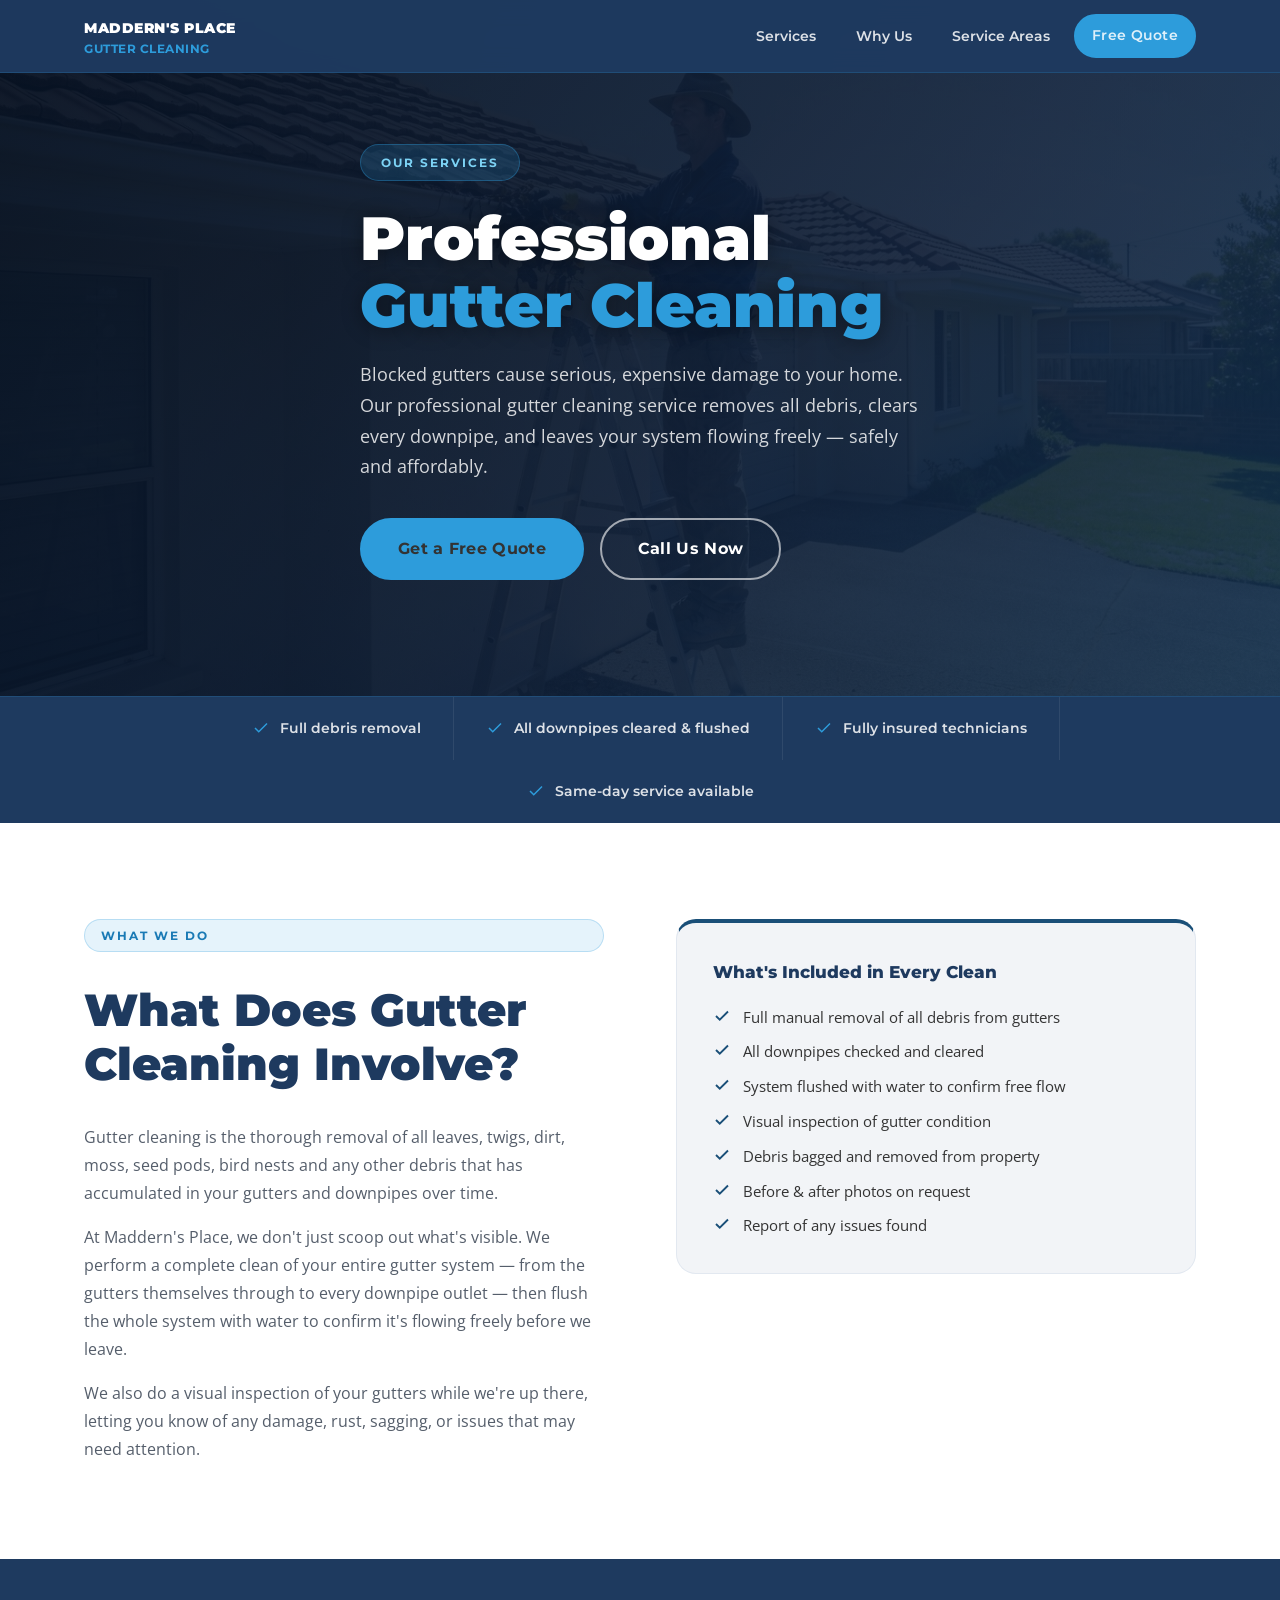
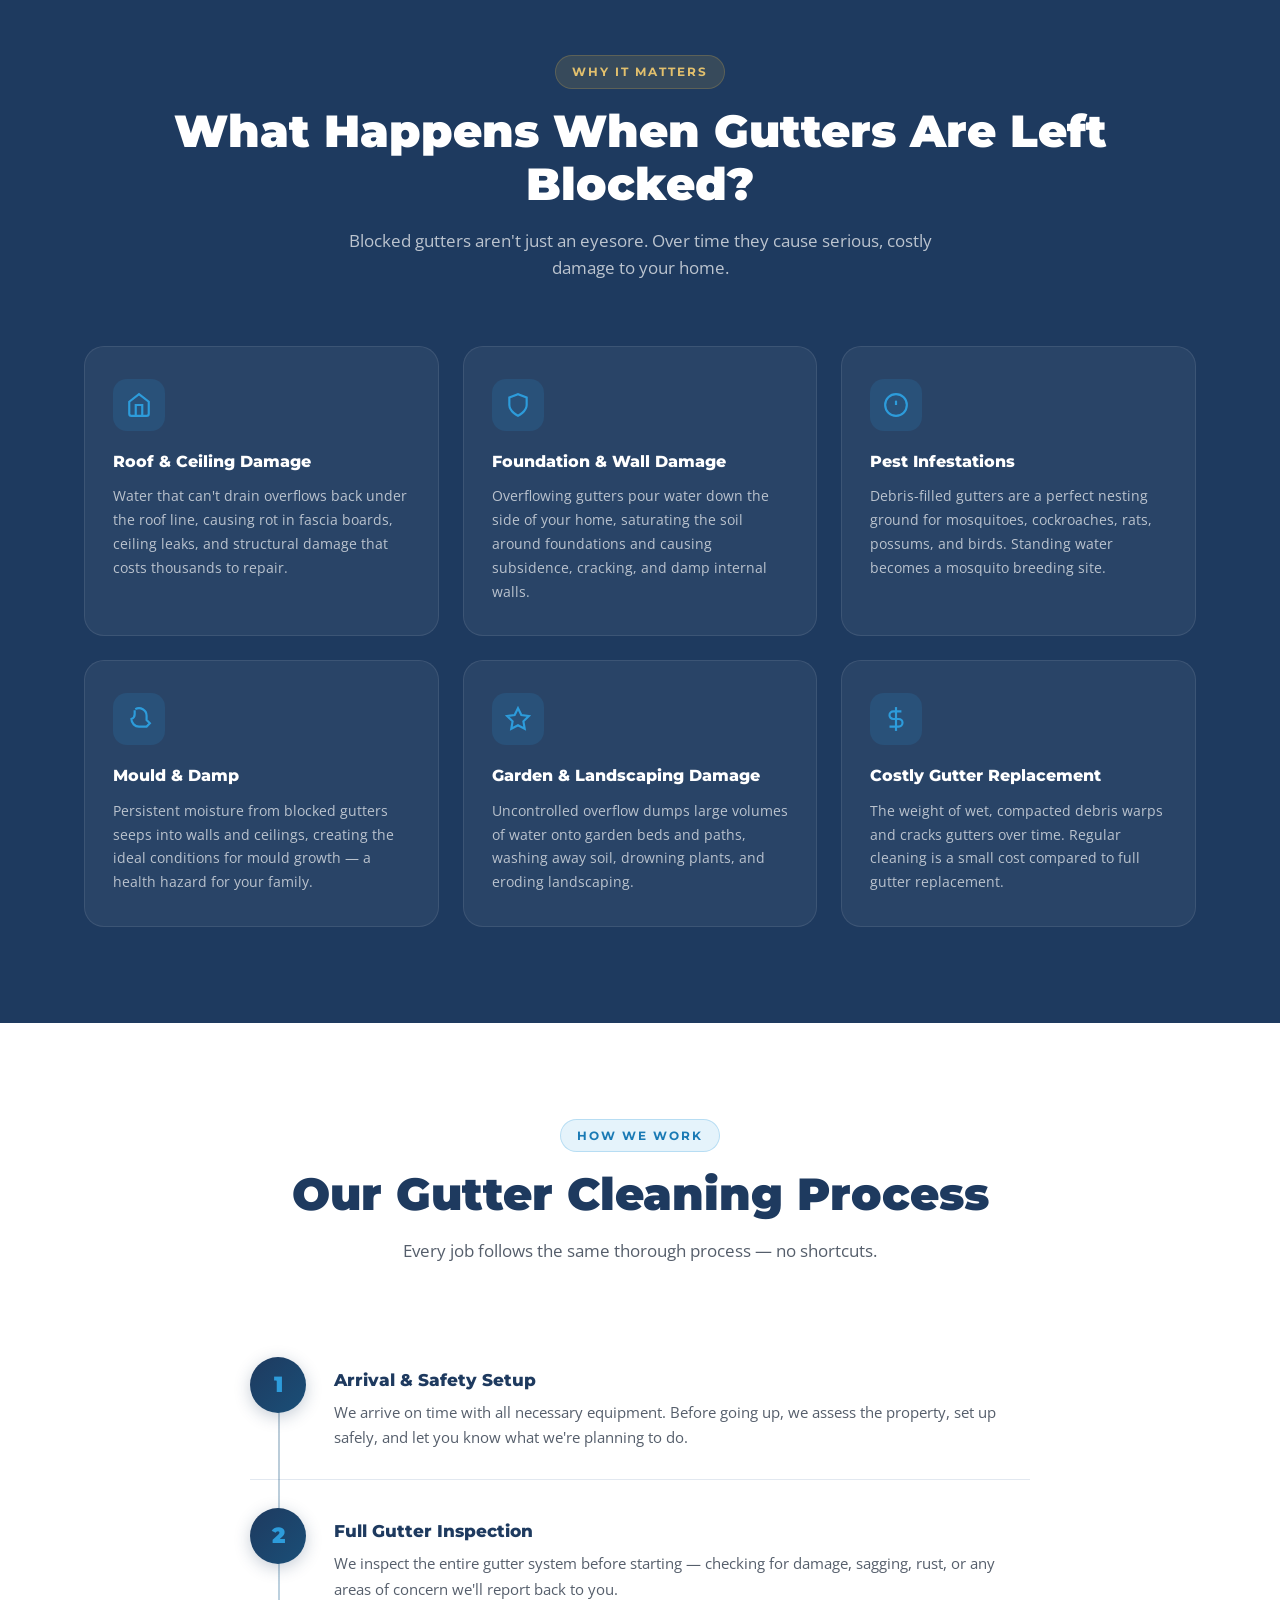
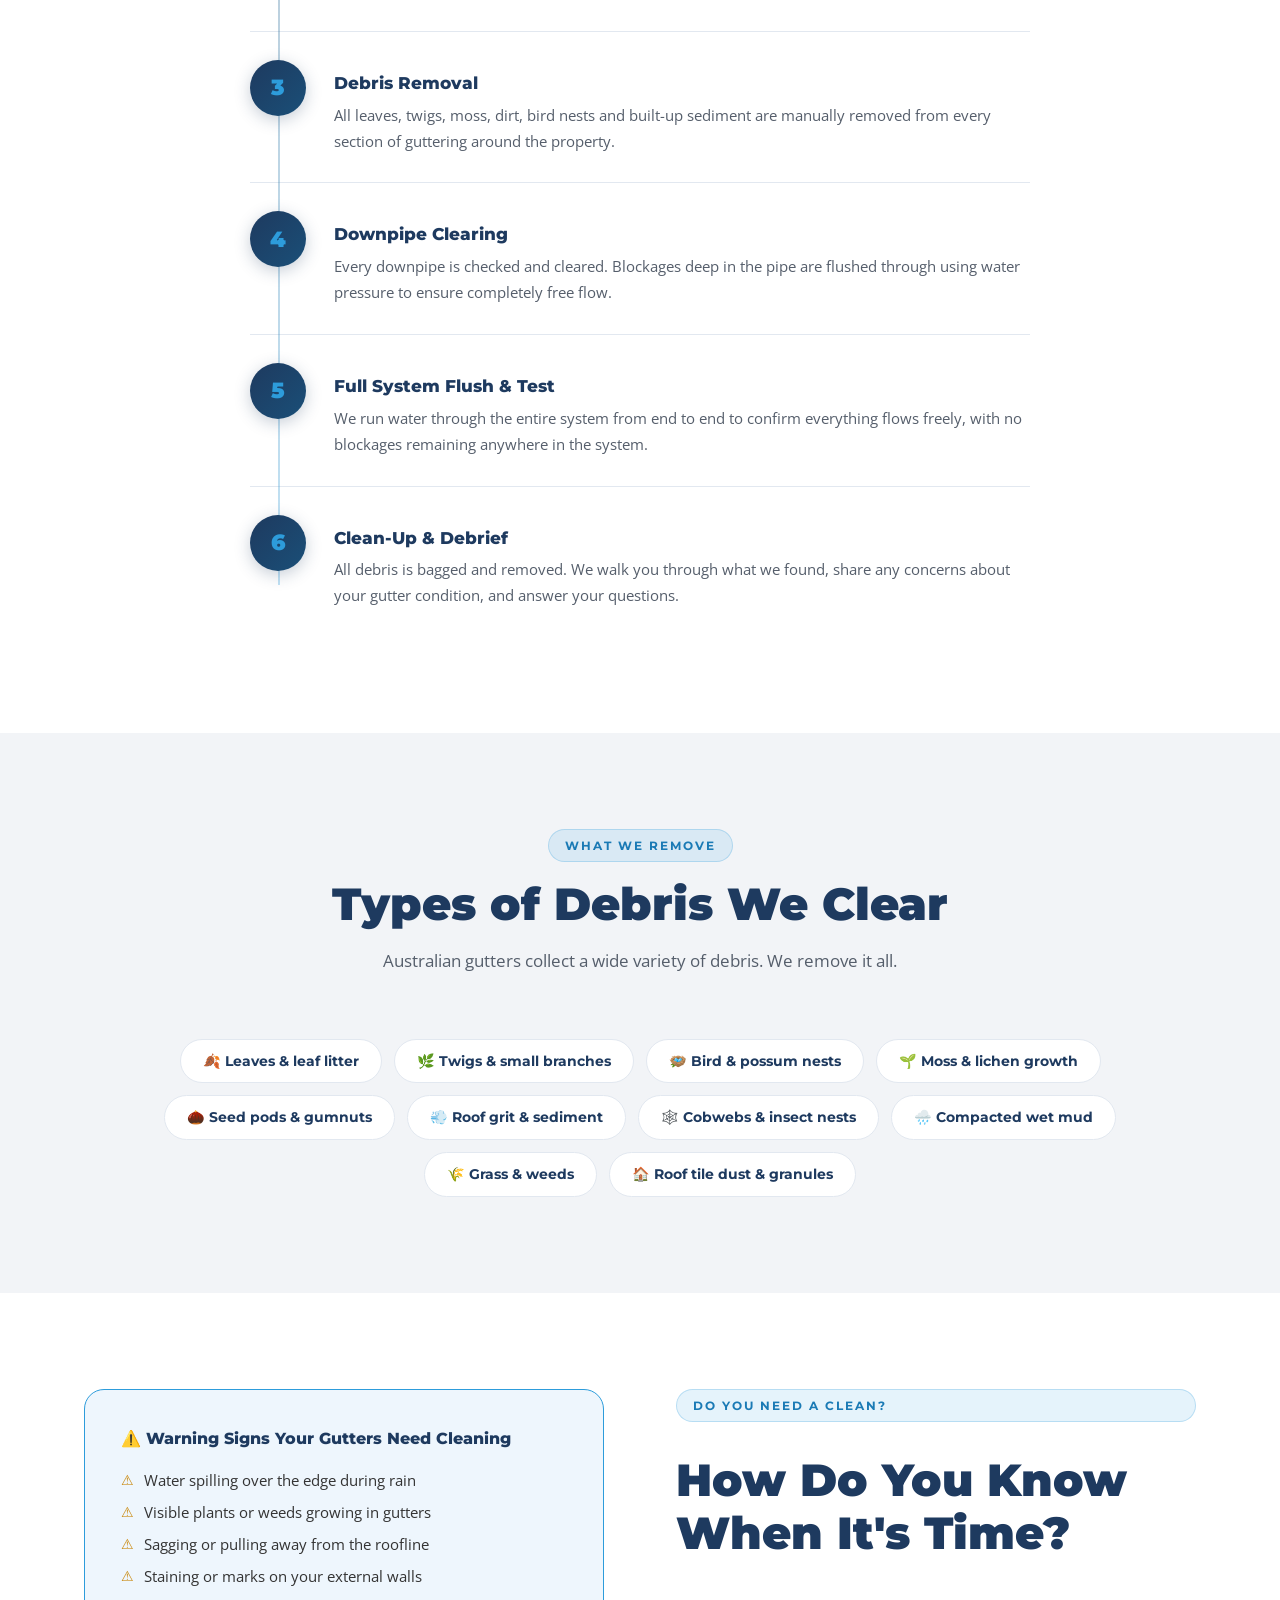
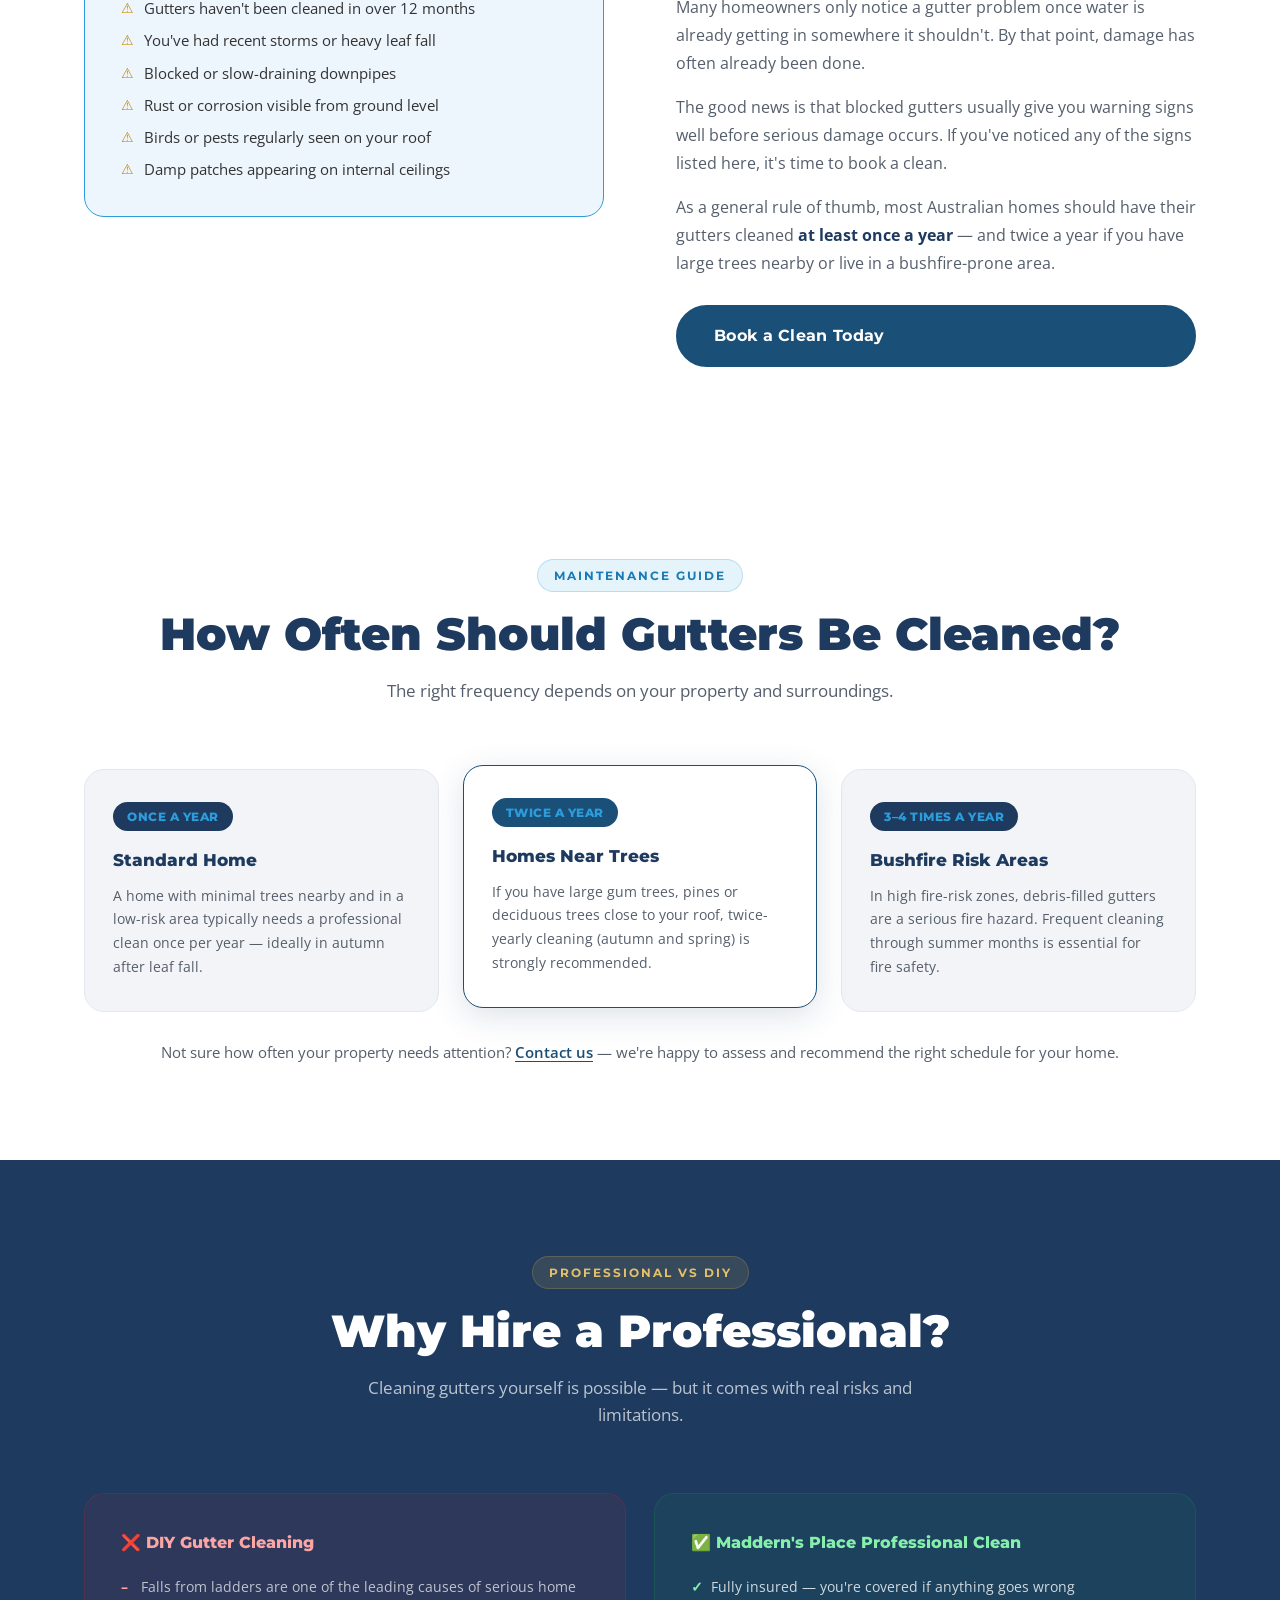
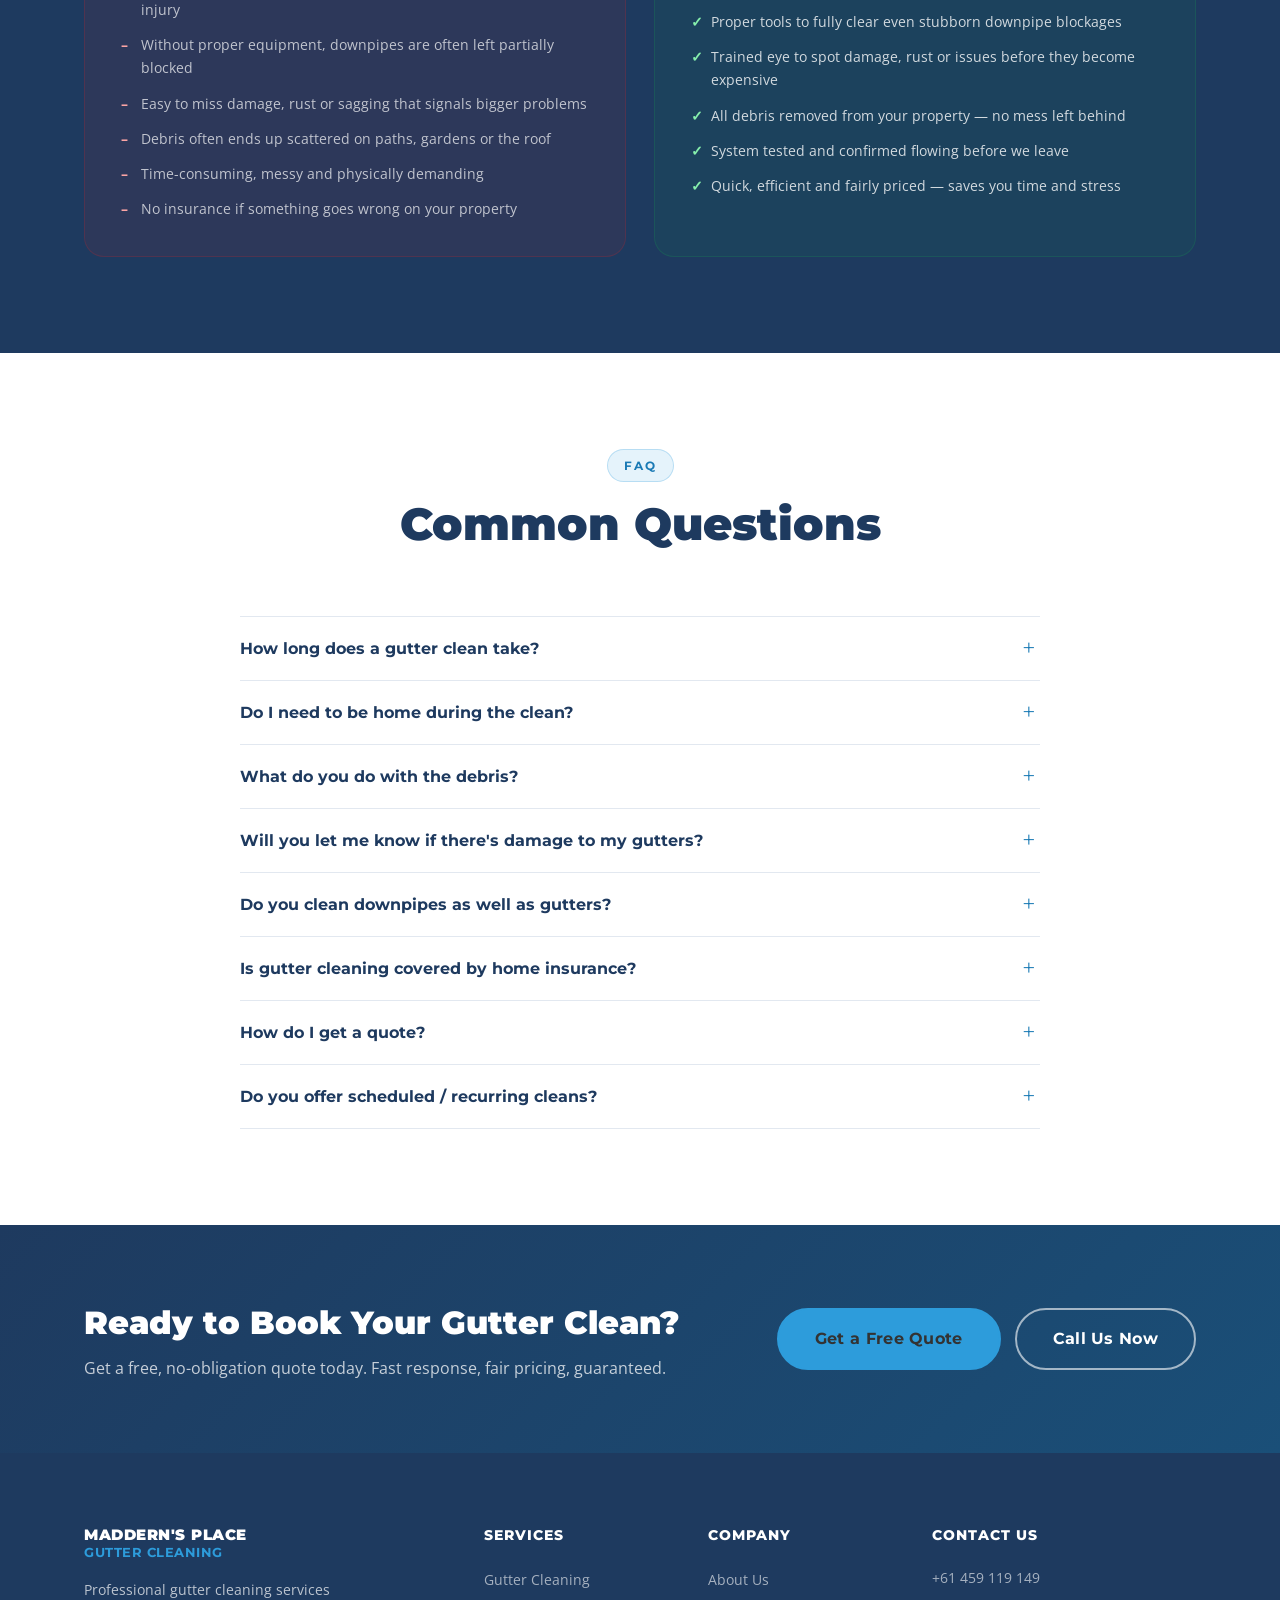
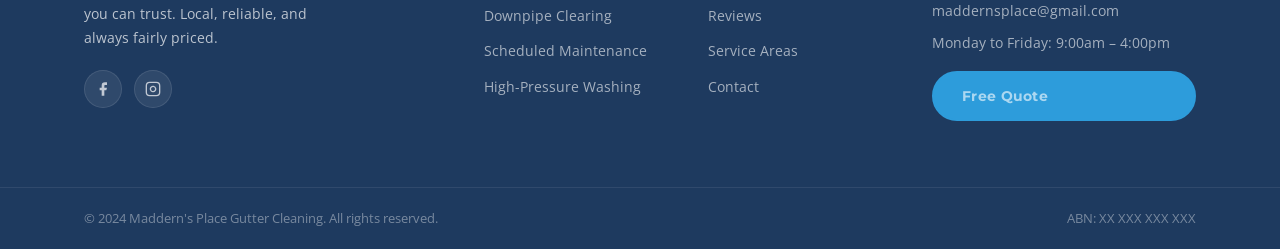
<file: gutter-cleaning.html>
<!DOCTYPE html>
<html lang="en">
<head>
  <meta charset="UTF-8" />
  <meta name="viewport" content="width=device-width, initial-scale=1.0" />
  <title>Gutter Cleaning Services — Maddern's Place</title>
  <link rel="stylesheet" href="style.css" />
  <link rel="stylesheet" href="gutter-cleaning.css" />
  <link href="https://fonts.googleapis.com/css2?family=Montserrat:wght@400;600;700;900&family=Open+Sans:wght@400;500;600&display=swap" rel="stylesheet" />
</head>
<body>

  <!-- HEADER / NAV -->
  <header id="header">
    <nav class="nav container">
      <div class="nav__logo">
        <a href="index.html" class="nav__logo-text">Maddern's Place<br><em>Gutter Cleaning</em></a>
      </div>
      <button class="nav__toggle" id="navToggle" aria-label="Open menu">
        <span></span><span></span><span></span>
      </button>
      <ul class="nav__links" id="navLinks">
        <li><a href="index.html#services">Services</a></li>
        <li><a href="index.html#why-us">Why Us</a></li>
        <li><a href="index.html#areas">Service Areas</a></li>
        <li><a href="index.html#contact" class="btn btn--gold">Free Quote</a></li>
      </ul>
    </nav>
  </header>

  <!-- HERO -->
  <section class="gc-hero">
    <div class="gc-hero__overlay"></div>
    <div class="container gc-hero__content">
      <span class="hero__tag">Our Services</span>
      <h1 class="gc-hero__title">Professional<br /><span>Gutter Cleaning</span></h1>
      <p class="gc-hero__sub">Blocked gutters cause serious, expensive damage to your home. Our professional gutter cleaning service removes all debris, clears every downpipe, and leaves your system flowing freely — safely and affordably.</p>
      <div class="hero__ctas">
        <a href="index.html#contact" class="btn btn--gold btn--lg">Get a Free Quote</a>
        <a href="tel:+61000000000" class="btn btn--outline btn--lg">Call Us Now</a>
      </div>
    </div>
  </section>

  <!-- INTRO STRIP -->
  <section class="gc-intro">
    <div class="container gc-intro__grid">
      <div class="gc-intro__item">
        <svg viewBox="0 0 24 24" fill="none" stroke="currentColor" stroke-width="2"><polyline points="20 6 9 17 4 12"/></svg>
        <span>Full debris removal</span>
      </div>
      <div class="gc-intro__item">
        <svg viewBox="0 0 24 24" fill="none" stroke="currentColor" stroke-width="2"><polyline points="20 6 9 17 4 12"/></svg>
        <span>All downpipes cleared &amp; flushed</span>
      </div>
      <div class="gc-intro__item">
        <svg viewBox="0 0 24 24" fill="none" stroke="currentColor" stroke-width="2"><polyline points="20 6 9 17 4 12"/></svg>
        <span>Fully insured technicians</span>
      </div>
      <div class="gc-intro__item">
        <svg viewBox="0 0 24 24" fill="none" stroke="currentColor" stroke-width="2"><polyline points="20 6 9 17 4 12"/></svg>
        <span>Same-day service available</span>
      </div>
    </div>
  </section>

  <!-- WHAT IS GUTTER CLEANING -->
  <section class="section gc-section">
    <div class="container gc-two-col">
      <div class="gc-two-col__text">
        <span class="section__tag">What We Do</span>
        <h2 class="section__title" style="text-align:left">What Does Gutter Cleaning Involve?</h2>
        <p>Gutter cleaning is the thorough removal of all leaves, twigs, dirt, moss, seed pods, bird nests and any other debris that has accumulated in your gutters and downpipes over time.</p>
        <p>At Maddern's Place, we don't just scoop out what's visible. We perform a complete clean of your entire gutter system — from the gutters themselves through to every downpipe outlet — then flush the whole system with water to confirm it's flowing freely before we leave.</p>
        <p>We also do a visual inspection of your gutters while we're up there, letting you know of any damage, rust, sagging, or issues that may need attention.</p>
      </div>
      <div class="gc-two-col__visual">
        <div class="gc-checklist-box">
          <h3>What's Included in Every Clean</h3>
          <ul class="gc-checklist">
            <li><svg viewBox="0 0 24 24" fill="none" stroke="currentColor" stroke-width="2.5"><polyline points="20 6 9 17 4 12"/></svg>Full manual removal of all debris from gutters</li>
            <li><svg viewBox="0 0 24 24" fill="none" stroke="currentColor" stroke-width="2.5"><polyline points="20 6 9 17 4 12"/></svg>All downpipes checked and cleared</li>
            <li><svg viewBox="0 0 24 24" fill="none" stroke="currentColor" stroke-width="2.5"><polyline points="20 6 9 17 4 12"/></svg>System flushed with water to confirm free flow</li>
            <li><svg viewBox="0 0 24 24" fill="none" stroke="currentColor" stroke-width="2.5"><polyline points="20 6 9 17 4 12"/></svg>Visual inspection of gutter condition</li>
            <li><svg viewBox="0 0 24 24" fill="none" stroke="currentColor" stroke-width="2.5"><polyline points="20 6 9 17 4 12"/></svg>Debris bagged and removed from property</li>
            <li><svg viewBox="0 0 24 24" fill="none" stroke="currentColor" stroke-width="2.5"><polyline points="20 6 9 17 4 12"/></svg>Before &amp; after photos on request</li>
            <li><svg viewBox="0 0 24 24" fill="none" stroke="currentColor" stroke-width="2.5"><polyline points="20 6 9 17 4 12"/></svg>Report of any issues found</li>
          </ul>
        </div>
      </div>
    </div>
  </section>

  <!-- WHY IT MATTERS -->
  <section class="section gc-dark-section">
    <div class="container">
      <div class="section__header">
        <span class="section__tag" style="background:rgba(201,168,76,0.15);color:#e2c06d;border-color:rgba(201,168,76,0.25)">Why It Matters</span>
        <h2 class="section__title" style="color:#fff">What Happens When Gutters Are Left Blocked?</h2>
        <p class="section__sub" style="color:rgba(255,255,255,0.7)">Blocked gutters aren't just an eyesore. Over time they cause serious, costly damage to your home.</p>
      </div>
      <div class="gc-damage-grid">
        <div class="gc-damage-card">
          <div class="gc-damage-card__icon">
            <svg viewBox="0 0 24 24" fill="none" stroke="currentColor" stroke-width="2"><path d="M3 9l9-7 9 7v11a2 2 0 0 1-2 2H5a2 2 0 0 1-2-2z"/><polyline points="9 22 9 12 15 12 15 22"/></svg>
          </div>
          <h3>Roof &amp; Ceiling Damage</h3>
          <p>Water that can't drain overflows back under the roof line, causing rot in fascia boards, ceiling leaks, and structural damage that costs thousands to repair.</p>
        </div>
        <div class="gc-damage-card">
          <div class="gc-damage-card__icon">
            <svg viewBox="0 0 24 24" fill="none" stroke="currentColor" stroke-width="2"><path d="M12 22s8-4 8-10V5l-8-3-8 3v7c0 6 8 10 8 10z"/></svg>
          </div>
          <h3>Foundation &amp; Wall Damage</h3>
          <p>Overflowing gutters pour water down the side of your home, saturating the soil around foundations and causing subsidence, cracking, and damp internal walls.</p>
        </div>
        <div class="gc-damage-card">
          <div class="gc-damage-card__icon">
            <svg viewBox="0 0 24 24" fill="none" stroke="currentColor" stroke-width="2"><circle cx="12" cy="12" r="10"/><line x1="12" y1="8" x2="12" y2="12"/><line x1="12" y1="16" x2="12.01" y2="16"/></svg>
          </div>
          <h3>Pest Infestations</h3>
          <p>Debris-filled gutters are a perfect nesting ground for mosquitoes, cockroaches, rats, possums, and birds. Standing water becomes a mosquito breeding site.</p>
        </div>
        <div class="gc-damage-card">
          <div class="gc-damage-card__icon">
            <svg viewBox="0 0 24 24" fill="none" stroke="currentColor" stroke-width="2"><path d="M8.56 2.9A7 7 0 0 1 19 9v4l3 3-3 3h-7a7 7 0 0 1-7-7v0a5 5 0 0 0 3-4.9V4"/></svg>
          </div>
          <h3>Mould &amp; Damp</h3>
          <p>Persistent moisture from blocked gutters seeps into walls and ceilings, creating the ideal conditions for mould growth — a health hazard for your family.</p>
        </div>
        <div class="gc-damage-card">
          <div class="gc-damage-card__icon">
            <svg viewBox="0 0 24 24" fill="none" stroke="currentColor" stroke-width="2"><polygon points="12 2 15.09 8.26 22 9.27 17 14.14 18.18 21.02 12 17.77 5.82 21.02 7 14.14 2 9.27 8.91 8.26 12 2"/></svg>
          </div>
          <h3>Garden &amp; Landscaping Damage</h3>
          <p>Uncontrolled overflow dumps large volumes of water onto garden beds and paths, washing away soil, drowning plants, and eroding landscaping.</p>
        </div>
        <div class="gc-damage-card">
          <div class="gc-damage-card__icon">
            <svg viewBox="0 0 24 24" fill="none" stroke="currentColor" stroke-width="2"><line x1="12" y1="1" x2="12" y2="23"/><path d="M17 5H9.5a3.5 3.5 0 0 0 0 7h5a3.5 3.5 0 0 1 0 7H6"/></svg>
          </div>
          <h3>Costly Gutter Replacement</h3>
          <p>The weight of wet, compacted debris warps and cracks gutters over time. Regular cleaning is a small cost compared to full gutter replacement.</p>
        </div>
      </div>
    </div>
  </section>

  <!-- OUR PROCESS -->
  <section class="section gc-section">
    <div class="container">
      <div class="section__header">
        <span class="section__tag">How We Work</span>
        <h2 class="section__title">Our Gutter Cleaning Process</h2>
        <p class="section__sub">Every job follows the same thorough process — no shortcuts.</p>
      </div>
      <div class="gc-process">
        <div class="gc-process__step">
          <div class="gc-process__num">1</div>
          <div class="gc-process__body">
            <h3>Arrival &amp; Safety Setup</h3>
            <p>We arrive on time with all necessary equipment. Before going up, we assess the property, set up safely, and let you know what we're planning to do.</p>
          </div>
        </div>
        <div class="gc-process__step">
          <div class="gc-process__num">2</div>
          <div class="gc-process__body">
            <h3>Full Gutter Inspection</h3>
            <p>We inspect the entire gutter system before starting — checking for damage, sagging, rust, or any areas of concern we'll report back to you.</p>
          </div>
        </div>
        <div class="gc-process__step">
          <div class="gc-process__num">3</div>
          <div class="gc-process__body">
            <h3>Debris Removal</h3>
            <p>All leaves, twigs, moss, dirt, bird nests and built-up sediment are manually removed from every section of guttering around the property.</p>
          </div>
        </div>
        <div class="gc-process__step">
          <div class="gc-process__num">4</div>
          <div class="gc-process__body">
            <h3>Downpipe Clearing</h3>
            <p>Every downpipe is checked and cleared. Blockages deep in the pipe are flushed through using water pressure to ensure completely free flow.</p>
          </div>
        </div>
        <div class="gc-process__step">
          <div class="gc-process__num">5</div>
          <div class="gc-process__body">
            <h3>Full System Flush &amp; Test</h3>
            <p>We run water through the entire system from end to end to confirm everything flows freely, with no blockages remaining anywhere in the system.</p>
          </div>
        </div>
        <div class="gc-process__step">
          <div class="gc-process__num">6</div>
          <div class="gc-process__body">
            <h3>Clean-Up &amp; Debrief</h3>
            <p>All debris is bagged and removed. We walk you through what we found, share any concerns about your gutter condition, and answer your questions.</p>
          </div>
        </div>
      </div>
    </div>
  </section>

  <!-- WHAT WE REMOVE -->
  <section class="section gc-debris-section">
    <div class="container">
      <div class="section__header">
        <span class="section__tag">What We Remove</span>
        <h2 class="section__title">Types of Debris We Clear</h2>
        <p class="section__sub">Australian gutters collect a wide variety of debris. We remove it all.</p>
      </div>
      <div class="gc-debris-grid">
        <div class="gc-debris-pill">🍂 Leaves &amp; leaf litter</div>
        <div class="gc-debris-pill">🌿 Twigs &amp; small branches</div>
        <div class="gc-debris-pill">🪺 Bird &amp; possum nests</div>
        <div class="gc-debris-pill">🌱 Moss &amp; lichen growth</div>
        <div class="gc-debris-pill">🌰 Seed pods &amp; gumnuts</div>
        <div class="gc-debris-pill">💨 Roof grit &amp; sediment</div>
        <div class="gc-debris-pill">🕸️ Cobwebs &amp; insect nests</div>
        <div class="gc-debris-pill">🌧️ Compacted wet mud</div>
        <div class="gc-debris-pill">🌾 Grass &amp; weeds</div>
        <div class="gc-debris-pill">🏠 Roof tile dust &amp; granules</div>
      </div>
    </div>
  </section>

  <!-- WARNING SIGNS -->
  <section class="section gc-section">
    <div class="container gc-two-col gc-two-col--flip">
      <div class="gc-two-col__visual">
        <div class="gc-warning-box">
          <h3>⚠️ Warning Signs Your Gutters Need Cleaning</h3>
          <ul class="gc-warning-list">
            <li>Water spilling over the edge during rain</li>
            <li>Visible plants or weeds growing in gutters</li>
            <li>Sagging or pulling away from the roofline</li>
            <li>Staining or marks on your external walls</li>
            <li>Gutters haven't been cleaned in over 12 months</li>
            <li>You've had recent storms or heavy leaf fall</li>
            <li>Blocked or slow-draining downpipes</li>
            <li>Rust or corrosion visible from ground level</li>
            <li>Birds or pests regularly seen on your roof</li>
            <li>Damp patches appearing on internal ceilings</li>
          </ul>
        </div>
      </div>
      <div class="gc-two-col__text">
        <span class="section__tag">Do You Need a Clean?</span>
        <h2 class="section__title" style="text-align:left">How Do You Know When It's Time?</h2>
        <p>Many homeowners only notice a gutter problem once water is already getting in somewhere it shouldn't. By that point, damage has often already been done.</p>
        <p>The good news is that blocked gutters usually give you warning signs well before serious damage occurs. If you've noticed any of the signs listed here, it's time to book a clean.</p>
        <p>As a general rule of thumb, most Australian homes should have their gutters cleaned <strong>at least once a year</strong> — and twice a year if you have large trees nearby or live in a bushfire-prone area.</p>
        <a href="index.html#contact" class="btn btn--green btn--lg" style="margin-top:12px">Book a Clean Today</a>
      </div>
    </div>
  </section>

  <!-- HOW OFTEN -->
  <section class="section gc-freq-section">
    <div class="container">
      <div class="section__header">
        <span class="section__tag">Maintenance Guide</span>
        <h2 class="section__title">How Often Should Gutters Be Cleaned?</h2>
        <p class="section__sub">The right frequency depends on your property and surroundings.</p>
      </div>
      <div class="gc-freq-grid">
        <div class="gc-freq-card">
          <div class="gc-freq-card__badge">Once a year</div>
          <h3>Standard Home</h3>
          <p>A home with minimal trees nearby and in a low-risk area typically needs a professional clean once per year — ideally in autumn after leaf fall.</p>
        </div>
        <div class="gc-freq-card gc-freq-card--highlight">
          <div class="gc-freq-card__badge">Twice a year</div>
          <h3>Homes Near Trees</h3>
          <p>If you have large gum trees, pines or deciduous trees close to your roof, twice-yearly cleaning (autumn and spring) is strongly recommended.</p>
        </div>
        <div class="gc-freq-card">
          <div class="gc-freq-card__badge">3–4 times a year</div>
          <h3>Bushfire Risk Areas</h3>
          <p>In high fire-risk zones, debris-filled gutters are a serious fire hazard. Frequent cleaning through summer months is essential for fire safety.</p>
        </div>
      </div>
      <p class="gc-freq-note">Not sure how often your property needs attention? <a href="index.html#contact">Contact us</a> — we're happy to assess and recommend the right schedule for your home.</p>
    </div>
  </section>

  <!-- WHY PROFESSIONAL -->
  <section class="section gc-dark-section">
    <div class="container">
      <div class="section__header">
        <span class="section__tag" style="background:rgba(201,168,76,0.15);color:#e2c06d;border-color:rgba(201,168,76,0.25)">Professional vs DIY</span>
        <h2 class="section__title" style="color:#fff">Why Hire a Professional?</h2>
        <p class="section__sub" style="color:rgba(255,255,255,0.7)">Cleaning gutters yourself is possible — but it comes with real risks and limitations.</p>
      </div>
      <div class="gc-vs-grid">
        <div class="gc-vs-col">
          <h3 class="gc-vs-col__heading gc-vs-col__heading--bad">❌ DIY Gutter Cleaning</h3>
          <ul class="gc-vs-list gc-vs-list--bad">
            <li>Falls from ladders are one of the leading causes of serious home injury</li>
            <li>Without proper equipment, downpipes are often left partially blocked</li>
            <li>Easy to miss damage, rust or sagging that signals bigger problems</li>
            <li>Debris often ends up scattered on paths, gardens or the roof</li>
            <li>Time-consuming, messy and physically demanding</li>
            <li>No insurance if something goes wrong on your property</li>
          </ul>
        </div>
        <div class="gc-vs-col">
          <h3 class="gc-vs-col__heading gc-vs-col__heading--good">✅ Maddern's Place Professional Clean</h3>
          <ul class="gc-vs-list gc-vs-list--good">
            <li>Fully insured — you're covered if anything goes wrong</li>
            <li>Proper tools to fully clear even stubborn downpipe blockages</li>
            <li>Trained eye to spot damage, rust or issues before they become expensive</li>
            <li>All debris removed from your property — no mess left behind</li>
            <li>System tested and confirmed flowing before we leave</li>
            <li>Quick, efficient and fairly priced — saves you time and stress</li>
          </ul>
        </div>
      </div>
    </div>
  </section>

  <!-- FAQ -->
  <section class="section gc-section">
    <div class="container">
      <div class="section__header">
        <span class="section__tag">FAQ</span>
        <h2 class="section__title">Common Questions</h2>
      </div>
      <div class="gc-faq">
        <div class="gc-faq__item">
          <button class="gc-faq__q" aria-expanded="false">How long does a gutter clean take?</button>
          <div class="gc-faq__a">
            <p>Most standard single-storey homes take between 45 minutes and 1.5 hours. Double-storey homes or properties with a large amount of debris may take 2–3 hours. We'll give you a time estimate when you book.</p>
          </div>
        </div>
        <div class="gc-faq__item">
          <button class="gc-faq__q" aria-expanded="false">Do I need to be home during the clean?</button>
          <div class="gc-faq__a">
            <p>Not necessarily. As long as we can access the gutters and have a water connection available, we can usually complete the job without you needing to be present. We'll let you know in advance if access to the property requires you to be home.</p>
          </div>
        </div>
        <div class="gc-faq__item">
          <button class="gc-faq__q" aria-expanded="false">What do you do with the debris?</button>
          <div class="gc-faq__a">
            <p>All debris removed from your gutters is bagged up and taken away with us. We don't leave piles of leaves or dirt on your lawn, garden, or driveway.</p>
          </div>
        </div>
        <div class="gc-faq__item">
          <button class="gc-faq__q" aria-expanded="false">Will you let me know if there's damage to my gutters?</button>
          <div class="gc-faq__a">
            <p>Absolutely. While we're up on the roof we do a visual inspection of your gutters and downpipes. If we spot any rust, cracks, sagging, broken brackets or other issues, we'll let you know and can advise on what action (if any) is needed.</p>
          </div>
        </div>
        <div class="gc-faq__item">
          <button class="gc-faq__q" aria-expanded="false">Do you clean downpipes as well as gutters?</button>
          <div class="gc-faq__a">
            <p>Yes — downpipe clearing is included in every standard gutter clean. We check every downpipe on the property, clear any blockages, and flush them through with water to confirm they're draining properly.</p>
          </div>
        </div>
        <div class="gc-faq__item">
          <button class="gc-faq__q" aria-expanded="false">Is gutter cleaning covered by home insurance?</button>
          <div class="gc-faq__a">
            <p>Most home insurance policies require gutters to be maintained as part of your obligations as a homeowner. Damage caused by neglected gutters (e.g. ceiling leaks from overflowing gutters) may not be covered if regular maintenance hasn't been carried out. Regular professional cleaning helps protect both your home and your insurance cover.</p>
          </div>
        </div>
        <div class="gc-faq__item">
          <button class="gc-faq__q" aria-expanded="false">How do I get a quote?</button>
          <div class="gc-faq__a">
            <p>Simply fill out our online quote form or give us a call. We'll ask a few quick questions about your property and get back to you with a fair, no-obligation price — usually within the hour.</p>
          </div>
        </div>
        <div class="gc-faq__item">
          <button class="gc-faq__q" aria-expanded="false">Do you offer scheduled / recurring cleans?</button>
          <div class="gc-faq__a">
            <p>Yes! We offer scheduled maintenance programs where we remind you and book you in automatically for your next clean. It's the easiest way to make sure your gutters never get neglected.</p>
          </div>
        </div>
      </div>
    </div>
  </section>

  <!-- CTA BAND -->
  <section class="gc-cta-band">
    <div class="container gc-cta-band__inner">
      <div>
        <h2>Ready to Book Your Gutter Clean?</h2>
        <p>Get a free, no-obligation quote today. Fast response, fair pricing, guaranteed.</p>
      </div>
      <div class="gc-cta-band__btns">
        <a href="index.html#contact" class="btn btn--gold btn--lg">Get a Free Quote</a>
        <a href="tel:+61000000000" class="btn btn--outline btn--lg">Call Us Now</a>
      </div>
    </div>
  </section>

  <!-- FOOTER -->
  <footer class="footer">
    <div class="container footer__inner">
      <div class="footer__brand">
        <span class="footer__logo-text">Maddern's Place<br><em>Gutter Cleaning</em></span>
        <p id="footerTagline">Professional gutter cleaning services you can trust. Local, reliable, and always fairly priced.</p>
        <div class="footer__social">
          <a href="#" aria-label="Facebook" id="footerFacebook">
            <svg viewBox="0 0 24 24" fill="currentColor"><path d="M18 2h-3a5 5 0 0 0-5 5v3H7v4h3v8h4v-8h3l1-4h-4V7a1 1 0 0 1 1-1h3z"/></svg>
          </a>
          <a href="#" aria-label="Instagram" id="footerInstagram">
            <svg viewBox="0 0 24 24" fill="none" stroke="currentColor" stroke-width="2"><rect x="2" y="2" width="20" height="20" rx="5" ry="5"/><path d="M16 11.37A4 4 0 1 1 12.63 8 4 4 0 0 1 16 11.37z"/><line x1="17.5" y1="6.5" x2="17.51" y2="6.5"/></svg>
          </a>
        </div>
      </div>
      <div class="footer__links">
        <h4>Services</h4>
        <ul>
          <li><a href="gutter-cleaning.html">Gutter Cleaning</a></li>
          <li><a href="index.html#services">Downpipe Clearing</a></li>
          <li><a href="index.html#services">Scheduled Maintenance</a></li>
          <li><a href="index.html#services">High-Pressure Washing</a></li>
        </ul>
      </div>
      <div class="footer__links">
        <h4>Company</h4>
        <ul>
          <li><a href="index.html#why-us">About Us</a></li>
          <li><a href="index.html#testimonials">Reviews</a></li>
          <li><a href="index.html#areas">Service Areas</a></li>
          <li><a href="index.html#contact">Contact</a></li>
        </ul>
      </div>
      <div class="footer__contact">
        <h4>Contact Us</h4>
        <p><a href="tel:+61000000000" id="footerPhone">+61 (0) 000 000 000</a></p>
        <p><a href="mailto:info@maddersplace.com.au" id="footerEmail">info@maddersplace.com.au</a></p>
        <p id="footerHours">Mon – Sat: 7:00am – 5:00pm</p>
        <a href="index.html#contact" class="btn btn--gold">Free Quote</a>
      </div>
    </div>
    <div class="footer__bottom">
      <div class="container">
        <p id="footerCopyright">&copy; 2024 Maddern's Place Gutter Cleaning. All rights reserved.</p>
        <p id="footerAbn">ABN: XX XXX XXX XXX</p>
      </div>
    </div>
  </footer>

  <script src="content.js"></script>
  <script>
    // Nav scroll + mobile toggle
    const header = document.getElementById('header');
    const navToggle = document.getElementById('navToggle');
    const navLinks = document.getElementById('navLinks');
    window.addEventListener('scroll', () => header.classList.toggle('scrolled', window.scrollY > 40));
    navToggle.addEventListener('click', () => navLinks.classList.toggle('open'));
    navLinks.querySelectorAll('a').forEach(a => a.addEventListener('click', () => navLinks.classList.remove('open')));

    // FAQ accordion
    document.querySelectorAll('.gc-faq__q').forEach(btn => {
      btn.addEventListener('click', () => {
        const item = btn.closest('.gc-faq__item');
        const isOpen = btn.getAttribute('aria-expanded') === 'true';
        document.querySelectorAll('.gc-faq__item').forEach(i => {
          i.querySelector('.gc-faq__q').setAttribute('aria-expanded', 'false');
          i.classList.remove('open');
        });
        if (!isOpen) {
          btn.setAttribute('aria-expanded', 'true');
          item.classList.add('open');
        }
      });
    });
  </script>
</body>
</html>
</file>
<file: style.css>
/* ============================================
   MADDERN'S PLACE GUTTER CLEANING
   Stylesheet
   Colors:
     --green-dark:  #1E3A5F  (deep blue primary)
     --green:       #1a4f78  (mid blue)
     --green-light: #2D9CDB  (bright blue accent)
     --gold:        #2D9CDB  (bright blue accent)
     --gold-light:  #7dd3f5
     --white:       #ffffff
     --off-white:   #F2F4F7  (light grey secondary)
     --text-dark:   #333333  (charcoal)
     --text-mid:    #555e6b
============================================= */

*, *::before, *::after { box-sizing: border-box; margin: 0; padding: 0; }

:root {
  --green-dark:  #1E3A5F;
  --green:       #1a4f78;
  --green-light: #2D9CDB;
  --gold:        #2D9CDB;
  --gold-light:  #7dd3f5;
  --gold-dark:   #1a7ab5;
  --white:       #ffffff;
  --off-white:   #F2F4F7;
  --text-dark:   #333333;
  --text-mid:    #555e6b;
  --text-light:  #9ca3af;
  --border:      #e2e8f0;
  --shadow-sm:   0 2px 8px rgba(30,58,95,0.10);
  --shadow-md:   0 8px 32px rgba(30,58,95,0.15);
  --shadow-lg:   0 16px 56px rgba(30,58,95,0.20);
  --radius:      12px;
  --radius-lg:   20px;
  --transition:  0.25s ease;
}

html { scroll-behavior: smooth; }

body {
  font-family: 'Open Sans', sans-serif;
  color: var(--text-dark);
  background: var(--white);
  line-height: 1.6;
  overflow-x: hidden;
}

img { max-width: 100%; display: block; }
a { text-decoration: none; color: inherit; }
ul { list-style: none; }

.container {
  max-width: 1160px;
  margin: 0 auto;
  padding: 0 24px;
}

.section { padding: 96px 0; }

/* ── BUTTONS ─────────────────────────────── */
.btn {
  display: inline-flex;
  align-items: center;
  gap: 8px;
  padding: 12px 28px;
  border-radius: 50px;
  font-family: 'Montserrat', sans-serif;
  font-weight: 700;
  font-size: 0.9rem;
  letter-spacing: 0.3px;
  cursor: pointer;
  border: 2px solid transparent;
  transition: all var(--transition);
  white-space: nowrap;
}
.btn svg { width: 18px; height: 18px; flex-shrink: 0; }
.btn--gold {
  background: var(--gold);
  color: var(--text-dark);
  border-color: var(--gold);
}
.btn--gold:hover {
  background: var(--gold-light);
  border-color: var(--gold-light);
  transform: translateY(-2px);
  box-shadow: 0 6px 20px rgba(45,156,219,0.4);
}
.btn--green {
  background: var(--green);
  color: var(--white);
  border-color: var(--green);
}
.btn--green:hover {
  background: var(--green-light);
  border-color: var(--green-light);
  transform: translateY(-2px);
  box-shadow: 0 6px 20px rgba(45,156,219,0.35);
}
.btn--outline {
  background: transparent;
  color: var(--white);
  border-color: rgba(255,255,255,0.6);
}
.btn--outline:hover {
  background: rgba(255,255,255,0.1);
  border-color: var(--white);
  transform: translateY(-2px);
}
.btn--lg { padding: 16px 36px; font-size: 1rem; }
.btn--full { width: 100%; justify-content: center; }

/* ── SECTION HEADERS ─────────────────────── */
.section__header {
  text-align: center;
  margin-bottom: 64px;
}
.section__tag {
  display: inline-block;
  background: rgba(45,156,219,0.12);
  color: var(--gold-dark);
  font-family: 'Montserrat', sans-serif;
  font-weight: 700;
  font-size: 0.75rem;
  letter-spacing: 2px;
  text-transform: uppercase;
  padding: 6px 16px;
  border-radius: 50px;
  margin-bottom: 16px;
  border: 1px solid rgba(45,156,219,0.25);
}
.section__title {
  font-family: 'Montserrat', sans-serif;
  font-weight: 900;
  font-size: clamp(1.8rem, 4vw, 2.8rem);
  color: var(--green-dark);
  line-height: 1.2;
  margin-bottom: 16px;
}
.section__sub {
  font-size: 1.05rem;
  color: var(--text-mid);
  max-width: 600px;
  margin: 0 auto;
}

/* ── HEADER / NAV ────────────────────────── */
#header {
  position: fixed;
  top: 0; left: 0; right: 0;
  z-index: 1000;
  background: rgba(30, 58, 95, 0.97);
  backdrop-filter: blur(12px);
  -webkit-backdrop-filter: blur(12px);
  border-bottom: 1px solid rgba(45,156,219,0.2);
  transition: box-shadow var(--transition);
}
#header.scrolled {
  box-shadow: 0 4px 24px rgba(0,0,0,0.25);
}

.nav {
  display: flex;
  align-items: center;
  justify-content: space-between;
  height: 72px;
}
.nav__logo-img {
  height: 48px;
  width: auto;
}
.nav__logo-text {
  font-family: 'Montserrat', sans-serif;
  font-weight: 900;
  font-size: 0.85rem;
  color: var(--white);
  line-height: 1.3;
  text-transform: uppercase;
  letter-spacing: 0.5px;
}
.nav__logo-text em {
  font-style: normal;
  color: var(--gold);
  font-weight: 700;
  font-size: 0.75rem;
  display: block;
}
.footer__logo-text {
  font-family: 'Montserrat', sans-serif;
  font-weight: 900;
  font-size: 0.95rem;
  color: var(--white);
  line-height: 1.3;
  text-transform: uppercase;
  letter-spacing: 0.5px;
  display: inline-block;
  margin-bottom: 16px;
}
.footer__logo-text em {
  font-style: normal;
  color: var(--gold);
  font-weight: 700;
  font-size: 0.8rem;
  display: block;
}
.nav__links {
  display: flex;
  align-items: center;
  gap: 8px;
}
.nav__links a {
  color: rgba(255,255,255,0.85);
  font-family: 'Montserrat', sans-serif;
  font-weight: 600;
  font-size: 0.9rem;
  padding: 8px 16px;
  border-radius: 50px;
  transition: all var(--transition);
}
.nav__links a:not(.btn):hover {
  color: var(--gold-light);
  background: rgba(255,255,255,0.06);
}
.nav__toggle {
  display: none;
  flex-direction: column;
  gap: 5px;
  background: none;
  border: none;
  cursor: pointer;
  padding: 8px;
}
.nav__toggle span {
  display: block;
  width: 24px;
  height: 2px;
  background: var(--white);
  border-radius: 2px;
  transition: all var(--transition);
}

/* ── HERO ────────────────────────────────── */
.hero {
  position: relative;
  min-height: 100vh;
  display: flex;
  align-items: center;
  padding-top: 72px;
  overflow: hidden;
  background: #1E3A5F;
}

/* Full-bleed background image */
.hero__bg-img {
  position: absolute;
  inset: 0;
  width: 100%;
  height: 100%;
  object-fit: cover;
  object-position: center;
}

/* Dark gradient overlay so text reads clearly */
.hero__overlay {
  position: absolute;
  inset: 0;
  background: linear-gradient(
    105deg,
    rgba(5, 15, 30, 0.60) 0%,
    rgba(10, 20, 40, 0.45) 45%,
    rgba(10, 20, 40, 0.10) 100%
  );
}

/* Text content sits above everything */
.hero__content {
  position: relative;
  z-index: 2;
  max-width: 680px;
  padding: 60px 0;
}

.hero__tag {
  display: inline-block;
  background: rgba(45,156,219,0.18);
  color: var(--gold-light);
  font-family: 'Montserrat', sans-serif;
  font-weight: 700;
  font-size: 0.75rem;
  letter-spacing: 2px;
  text-transform: uppercase;
  padding: 8px 20px;
  border-radius: 50px;
  border: 1px solid rgba(45,156,219,0.35);
  margin-bottom: 24px;
}
.hero__title {
  font-family: 'Montserrat', sans-serif;
  font-weight: 900;
  font-size: clamp(2.4rem, 5vw, 4.2rem);
  color: var(--white);
  line-height: 1.1;
  margin-bottom: 24px;
  text-shadow: 0 2px 20px rgba(0,0,0,0.4);
}
.hero__title span { color: var(--gold); }
.hero__subtitle {
  font-size: 1.15rem;
  color: rgba(255,255,255,0.82);
  max-width: 520px;
  margin-bottom: 40px;
  line-height: 1.75;
  text-shadow: 0 1px 8px rgba(0,0,0,0.3);
}
.hero__ctas {
  display: flex;
  gap: 16px;
  flex-wrap: wrap;
  margin-bottom: 44px;
}
.hero__badges {
  display: flex;
  gap: 24px;
  flex-wrap: wrap;
}
.badge {
  display: flex;
  align-items: center;
  gap: 8px;
  color: rgba(255,255,255,0.85);
  font-size: 0.9rem;
  font-weight: 600;
  text-shadow: 0 1px 4px rgba(0,0,0,0.3);
}
.badge svg {
  width: 18px; height: 18px;
  color: var(--gold);
  flex-shrink: 0;
}

/* ── STATS ───────────────────────────────── */
.stats {
  background: var(--green-dark);
  padding: 0;
}
.stats__grid {
  display: grid;
  grid-template-columns: repeat(4, 1fr);
  border-top: 1px solid rgba(45,156,219,0.2);
}
.stat {
  display: flex;
  flex-direction: column;
  align-items: center;
  justify-content: center;
  padding: 40px 24px;
  text-align: center;
  border-right: 1px solid rgba(255,255,255,0.08);
}
.stat:last-child { border-right: none; }
.stat__num {
  font-family: 'Montserrat', sans-serif;
  font-weight: 900;
  font-size: 2.8rem;
  color: var(--gold);
  line-height: 1;
  display: flex;
  align-items: center;
  gap: 2px;
}
.stat__plus { font-size: 1.8rem; }
.stat__star { width: 28px; height: 28px; fill: var(--gold); }
.stat__label {
  font-size: 0.85rem;
  color: rgba(255,255,255,0.6);
  margin-top: 8px;
  font-weight: 600;
  letter-spacing: 0.5px;
}

/* ── SERVICES ────────────────────────────── */
.services { background: var(--off-white); }
.services__grid {
  display: grid;
  grid-template-columns: repeat(3, 1fr);
  gap: 28px;
}
.service-card {
  background: var(--white);
  border-radius: var(--radius-lg);
  padding: 40px 32px;
  border: 1px solid var(--border);
  transition: all var(--transition);
  position: relative;
  overflow: hidden;
}
.service-card::before {
  content: '';
  position: absolute;
  top: 0; left: 0; right: 0;
  height: 4px;
  background: linear-gradient(90deg, var(--green), var(--gold));
  transform: scaleX(0);
  transform-origin: left;
  transition: transform var(--transition);
}
.service-card:hover {
  transform: translateY(-6px);
  box-shadow: var(--shadow-lg);
  border-color: transparent;
}
.service-card:hover::before { transform: scaleX(1); }
.service-card__icon {
  width: 64px; height: 64px;
  background: linear-gradient(135deg, rgba(30,58,95,0.07), rgba(45,156,219,0.1));
  border-radius: 16px;
  display: flex;
  align-items: center;
  justify-content: center;
  margin-bottom: 24px;
  color: var(--green);
  transition: all var(--transition);
}
.service-card:hover .service-card__icon {
  background: linear-gradient(135deg, var(--green-dark), var(--green));
  color: var(--gold);
}
.service-card__icon svg { width: 36px; height: 36px; }
.service-card h3 {
  font-family: 'Montserrat', sans-serif;
  font-weight: 800;
  font-size: 1.1rem;
  color: var(--green-dark);
  margin-bottom: 12px;
}
.service-card p {
  color: var(--text-mid);
  font-size: 0.95rem;
  line-height: 1.65;
}

/* ── WHY US ──────────────────────────────── */
.why-us { background: var(--white); }
.why-us__inner {
  display: grid;
  grid-template-columns: 1fr 1fr;
  gap: 80px;
  align-items: center;
}
.why-us__img-box {
  position: relative;
  border-radius: var(--radius-lg);
  overflow: hidden;
  background: var(--green-dark);
  aspect-ratio: 4/3;
}
.why-us__img-placeholder {
  width: 100%;
  height: 100%;
}
.why-us__img-placeholder svg {
  width: 100%;
  height: 100%;
  object-fit: cover;
}
.why-us__exp-badge {
  position: absolute;
  bottom: 24px;
  right: 24px;
  background: var(--gold);
  border-radius: var(--radius);
  padding: 20px 24px;
  text-align: center;
  box-shadow: var(--shadow-md);
}
.exp-num {
  display: block;
  font-family: 'Montserrat', sans-serif;
  font-weight: 900;
  font-size: 2.5rem;
  color: var(--green-dark);
  line-height: 1;
}
.exp-text {
  font-size: 0.75rem;
  font-weight: 700;
  color: var(--green-dark);
  text-transform: uppercase;
  letter-spacing: 0.5px;
}

.why-us__content .section__tag { margin-bottom: 12px; }
.why-us__content .section__title { text-align: left; margin-bottom: 16px; }
.why-us__intro {
  color: var(--text-mid);
  font-size: 1.05rem;
  margin-bottom: 36px;
}
.why-us__list {
  display: flex;
  flex-direction: column;
  gap: 24px;
  margin-bottom: 40px;
}
.why-us__list li {
  display: flex;
  gap: 16px;
  align-items: flex-start;
}
.why-item__icon {
  width: 44px; height: 44px;
  background: linear-gradient(135deg, var(--green-dark), var(--green));
  border-radius: 12px;
  display: flex;
  align-items: center;
  justify-content: center;
  color: var(--gold);
  flex-shrink: 0;
}
.why-item__icon svg { width: 20px; height: 20px; }
.why-us__list strong {
  display: block;
  font-family: 'Montserrat', sans-serif;
  font-weight: 700;
  color: var(--green-dark);
  margin-bottom: 4px;
}
.why-us__list p {
  font-size: 0.92rem;
  color: var(--text-mid);
}

/* ── PROCESS ─────────────────────────────── */
.process { background: var(--off-white); }
.process__steps {
  display: flex;
  align-items: flex-start;
  justify-content: center;
  gap: 16px;
  flex-wrap: wrap;
}
.process__step {
  flex: 1;
  min-width: 180px;
  max-width: 220px;
  text-align: center;
}
.step__num {
  width: 64px; height: 64px;
  background: linear-gradient(135deg, var(--green-dark), var(--green));
  color: var(--gold);
  border-radius: 50%;
  display: flex;
  align-items: center;
  justify-content: center;
  font-family: 'Montserrat', sans-serif;
  font-weight: 900;
  font-size: 1.6rem;
  margin: 0 auto 20px;
  box-shadow: 0 6px 20px rgba(30,58,95,0.3);
}
.process__step h3 {
  font-family: 'Montserrat', sans-serif;
  font-weight: 800;
  font-size: 1rem;
  color: var(--green-dark);
  margin-bottom: 10px;
}
.process__step p {
  font-size: 0.88rem;
  color: var(--text-mid);
  line-height: 1.6;
}
.process__arrow {
  color: var(--gold);
  display: flex;
  align-items: center;
  margin-top: 20px;
  flex-shrink: 0;
}
.process__arrow svg { width: 32px; height: 32px; }

/* ── TESTIMONIALS ────────────────────────── */
.testimonials { display: none !important; }
.testimonials { background: var(--green-dark); }
.testimonials .section__tag {
  background: rgba(45,156,219,0.15);
  color: var(--gold-light);
  border-color: rgba(45,156,219,0.25);
}
.testimonials .section__title { color: var(--white); }
.testimonials__grid {
  display: grid;
  grid-template-columns: repeat(3, 1fr);
  gap: 28px;
}
.testimonial-card {
  background: rgba(255,255,255,0.05);
  border: 1px solid rgba(255,255,255,0.1);
  border-radius: var(--radius-lg);
  padding: 36px;
  backdrop-filter: blur(8px);
  transition: all var(--transition);
}
.testimonial-card:hover {
  background: rgba(255,255,255,0.08);
  transform: translateY(-4px);
  box-shadow: 0 12px 40px rgba(0,0,0,0.2);
}
.testimonial-card__stars {
  display: flex;
  gap: 4px;
  margin-bottom: 20px;
}
.testimonial-card__stars svg {
  width: 18px; height: 18px;
  color: var(--gold);
}
.testimonial-card p {
  color: rgba(255,255,255,0.8);
  font-size: 0.95rem;
  line-height: 1.7;
  font-style: italic;
  margin-bottom: 24px;
}
.testimonial-card__author {
  display: flex;
  align-items: center;
  gap: 12px;
}
.author-avatar {
  width: 44px; height: 44px;
  background: linear-gradient(135deg, var(--gold-dark), var(--gold));
  border-radius: 50%;
  display: flex;
  align-items: center;
  justify-content: center;
  font-family: 'Montserrat', sans-serif;
  font-weight: 800;
  font-size: 0.8rem;
  color: var(--green-dark);
  flex-shrink: 0;
}
.testimonial-card__author strong {
  display: block;
  color: var(--white);
  font-family: 'Montserrat', sans-serif;
  font-weight: 700;
  font-size: 0.9rem;
}
.testimonial-card__author span {
  font-size: 0.8rem;
  color: rgba(255,255,255,0.5);
}

/* ── AREAS ───────────────────────────────── */
.areas { background: var(--off-white); }
.areas__grid {
  display: flex;
  flex-wrap: wrap;
  gap: 14px;
  justify-content: center;
  margin-bottom: 32px;
}
.area-pill {
  display: flex;
  align-items: center;
  gap: 8px;
  background: var(--white);
  border: 1.5px solid var(--border);
  border-radius: 50px;
  padding: 12px 24px;
  font-family: 'Montserrat', sans-serif;
  font-weight: 700;
  font-size: 0.9rem;
  color: var(--green-dark);
  transition: all var(--transition);
  cursor: default;
}
.area-pill svg { width: 16px; height: 16px; color: var(--gold-dark); }
.area-pill:hover {
  background: var(--green-dark);
  color: var(--white);
  border-color: var(--green-dark);
  transform: translateY(-2px);
  box-shadow: var(--shadow-sm);
}
.area-pill:hover svg { color: var(--gold); }
.areas__note {
  text-align: center;
  color: var(--text-mid);
  font-size: 0.95rem;
}
.areas__note a {
  color: var(--green);
  font-weight: 600;
  text-decoration: underline;
  text-underline-offset: 3px;
}
.areas__note a:hover { color: var(--green-dark); }

/* ── FAQ ─────────────────────────────────── */
.faq { background: var(--white); }
.faq__list { max-width: 780px; margin: 0 auto; display: flex; flex-direction: column; gap: 12px; }
.faq__item { border: 1px solid #e2e8e0; border-radius: 10px; overflow: hidden; }
.faq__item summary {
  padding: 18px 24px;
  font-family: 'Montserrat', sans-serif;
  font-weight: 600;
  font-size: 1rem;
  color: var(--green-dark);
  cursor: pointer;
  list-style: none;
  display: flex;
  justify-content: space-between;
  align-items: center;
}
.faq__item summary::-webkit-details-marker { display: none; }
.faq__item summary::after { content: '+'; font-size: 1.4rem; color: var(--gold); line-height: 1; }
.faq__item[open] summary::after { content: '−'; }
.faq__item[open] summary { color: var(--green); }
.faq__item p { padding: 0 24px 18px; color: var(--text-muted); line-height: 1.7; margin: 0; }
.faq__item p a { color: var(--green); font-weight: 600; }

/* ── CONTACT ─────────────────────────────── */
.contact { background: var(--white); }
.contact__inner {
  display: grid;
  grid-template-columns: 1fr 1.3fr;
  gap: 80px;
  align-items: start;
}
.contact__info .section__tag { margin-bottom: 12px; }
.contact__info .section__title { text-align: left; margin-bottom: 16px; }
.contact__info > p {
  color: var(--text-mid);
  font-size: 1.05rem;
  margin-bottom: 40px;
  line-height: 1.7;
}
.contact__details {
  display: flex;
  flex-direction: column;
  gap: 24px;
}
.contact__details li {
  display: flex;
  align-items: flex-start;
  gap: 14px;
}
.contact__details svg {
  width: 20px; height: 20px;
  color: var(--gold-dark);
  margin-top: 2px;
  flex-shrink: 0;
}
.contact__details strong {
  display: block;
  font-family: 'Montserrat', sans-serif;
  font-weight: 700;
  color: var(--green-dark);
  font-size: 0.85rem;
  text-transform: uppercase;
  letter-spacing: 0.5px;
  margin-bottom: 2px;
}
.contact__details a, .contact__details span {
  color: var(--text-mid);
  font-size: 0.95rem;
}
.contact__details a:hover { color: var(--green); }

.contact__form-wrap {
  background: var(--off-white);
  border-radius: var(--radius-lg);
  padding: 48px;
  border: 1px solid var(--border);
}
.contact__form {
  display: flex;
  flex-direction: column;
  gap: 18px;
}
.form-row {
  display: grid;
  grid-template-columns: 1fr 1fr;
  gap: 18px;
}
.form-group {
  display: flex;
  flex-direction: column;
  gap: 6px;
}
.form-group label {
  font-family: 'Montserrat', sans-serif;
  font-weight: 700;
  font-size: 0.82rem;
  color: var(--green-dark);
  text-transform: uppercase;
  letter-spacing: 0.5px;
}
.form-group input,
.form-group select,
.form-group textarea {
  padding: 12px 16px;
  border: 1.5px solid var(--border);
  border-radius: var(--radius);
  font-family: 'Open Sans', sans-serif;
  font-size: 0.95rem;
  color: var(--text-dark);
  background: var(--white);
  transition: border-color var(--transition), box-shadow var(--transition);
  outline: none;
  -webkit-appearance: none;
}
.form-group input:focus,
.form-group select:focus,
.form-group textarea:focus {
  border-color: var(--green);
  box-shadow: 0 0 0 3px rgba(45,156,219,0.12);
}
.form-group textarea { resize: vertical; min-height: 90px; }
.form-group select { cursor: pointer; }

.form__success {
  display: none;
  align-items: center;
  gap: 12px;
  background: rgba(45,156,219,0.08);
  color: var(--green);
  border: 1.5px solid rgba(45,156,219,0.2);
  border-radius: var(--radius);
  padding: 16px 20px;
  font-weight: 600;
  font-size: 0.95rem;
}
.form__success svg { width: 22px; height: 22px; flex-shrink: 0; }
.form__success.visible { display: flex; }

/* ── FOOTER ──────────────────────────────── */
.footer {
  background: var(--green-dark);
  color: rgba(255,255,255,0.7);
}
.footer__inner {
  display: grid;
  grid-template-columns: 2fr 1fr 1fr 1.5fr;
  gap: 48px;
  padding-top: 72px;
  padding-bottom: 56px;
}
.footer__logo {
  height: 44px;
  width: auto;
  margin-bottom: 16px;
}
.footer__brand p {
  font-size: 0.88rem;
  line-height: 1.7;
  max-width: 260px;
  margin-bottom: 20px;
}
.footer__social {
  display: flex;
  gap: 12px;
}
.footer__social a {
  width: 38px; height: 38px;
  background: rgba(255,255,255,0.08);
  border-radius: 50%;
  display: flex;
  align-items: center;
  justify-content: center;
  color: rgba(255,255,255,0.7);
  transition: all var(--transition);
  border: 1px solid rgba(255,255,255,0.1);
}
.footer__social a svg { width: 16px; height: 16px; }
.footer__social a:hover {
  background: var(--gold);
  color: var(--green-dark);
  border-color: var(--gold);
}
.footer__links h4, .footer__contact h4 {
  font-family: 'Montserrat', sans-serif;
  font-weight: 800;
  font-size: 0.85rem;
  text-transform: uppercase;
  letter-spacing: 1px;
  color: var(--white);
  margin-bottom: 20px;
}
.footer__links ul {
  display: flex;
  flex-direction: column;
  gap: 10px;
}
.footer__links a {
  font-size: 0.88rem;
  color: rgba(255,255,255,0.6);
  transition: color var(--transition);
}
.footer__links a:hover { color: var(--gold-light); }
.footer__contact p, .footer__contact a {
  font-size: 0.88rem;
  color: rgba(255,255,255,0.6);
  display: block;
  margin-bottom: 10px;
  transition: color var(--transition);
}
.footer__contact a:hover { color: var(--gold-light); }
.footer__contact .btn { margin-top: 16px; }

.footer__bottom {
  border-top: 1px solid rgba(255,255,255,0.08);
  padding: 20px 0;
}
.footer__bottom .container {
  display: flex;
  justify-content: space-between;
  align-items: center;
  flex-wrap: wrap;
  gap: 8px;
}
.footer__bottom p {
  font-size: 0.82rem;
  color: rgba(255,255,255,0.4);
}

/* ── RESPONSIVE ──────────────────────────── */
@media (max-width: 1024px) {
  .services__grid { grid-template-columns: repeat(2, 1fr); }
  .testimonials__grid { grid-template-columns: 1fr 1fr; }
  .why-us__inner { grid-template-columns: 1fr; gap: 48px; }
  .why-us__img-box { max-width: 500px; }
  .contact__inner { grid-template-columns: 1fr; gap: 48px; }
  .footer__inner { grid-template-columns: 1fr 1fr; }
}

@media (max-width: 768px) {
  .section { padding: 72px 0; }
  .stats__grid { grid-template-columns: repeat(2, 1fr); }
  .stat { border-right: none; border-bottom: 1px solid rgba(255,255,255,0.08); }
  .stat:nth-child(odd) { border-right: 1px solid rgba(255,255,255,0.08); }
  .services__grid { grid-template-columns: 1fr; }
  .testimonials__grid { grid-template-columns: 1fr; }
  .process__arrow { display: none; }
  .contact__form-wrap { padding: 32px 24px; }
  .form-row { grid-template-columns: 1fr; }
  .footer__inner { grid-template-columns: 1fr; }
  .footer__bottom .container { flex-direction: column; text-align: center; }

  /* Hero mobile */
  .hero__content { padding: 32px 0; max-width: 100%; }

  /* Mobile Nav */
  .nav__toggle { display: flex; }
  .nav__links {
    position: fixed;
    top: 72px; left: 0; right: 0;
    background: var(--green-dark);
    flex-direction: column;
    padding: 24px;
    gap: 4px;
    border-top: 1px solid rgba(45,156,219,0.2);
    transform: translateY(-100%);
    opacity: 0;
    pointer-events: none;
    transition: all var(--transition);
    box-shadow: 0 16px 40px rgba(0,0,0,0.3);
  }
  .nav__links.open {
    transform: translateY(0);
    opacity: 1;
    pointer-events: auto;
  }
  .nav__links li { width: 100%; }
  .nav__links a {
    display: block;
    padding: 14px 20px;
    border-radius: var(--radius);
    width: 100%;
    text-align: center;
  }
  .nav__links .btn { margin-top: 8px; text-align: center; justify-content: center; }
}

@media (max-width: 480px) {
  .hero__ctas { flex-direction: column; }
  .hero__ctas .btn { width: 100%; justify-content: center; }
  .hero__badges { gap: 12px; }
}
</file>
<file: admin.css>
/* ── ADMIN PANEL STYLES ───────────────────────────────────────────────────── */
*, *::before, *::after { box-sizing: border-box; margin: 0; padding: 0; }

:root {
  --green-dark: #1E3A5F;
  --green:      #1a4f78;
  --gold:       #2D9CDB;
  --white:      #ffffff;
  --bg:         #f1f5f9;
  --card:       #ffffff;
  --border:     #e2e8f0;
  --text:       #1e293b;
  --text-mid:   #64748b;
  --radius:     10px;
  --sidebar-w:  240px;
}

body {
  font-family: 'Open Sans', sans-serif;
  color: var(--text);
  background: var(--bg);
  min-height: 100vh;
}

/* ── LOGIN ────────────────────────────────── */
.login-screen {
  display: flex;
  align-items: center;
  justify-content: center;
  min-height: 100vh;
  background: var(--green-dark);
}
.login-box {
  background: var(--white);
  border-radius: 16px;
  padding: 48px 40px;
  width: 100%;
  max-width: 400px;
  box-shadow: 0 24px 64px rgba(0,0,0,0.3);
}
.login-logo {
  font-family: 'Montserrat', sans-serif;
  font-weight: 900;
  font-size: 1.15rem;
  color: var(--green-dark);
  text-transform: uppercase;
  letter-spacing: 0.5px;
  text-align: center;
  margin-bottom: 32px;
  line-height: 1.3;
}
.login-logo em {
  font-style: normal;
  color: var(--gold);
  font-size: 0.82rem;
  font-weight: 700;
  display: block;
}
.login-error {
  color: #dc2626;
  font-size: 0.875rem;
  text-align: center;
  margin-top: 12px;
}

/* ── APP LAYOUT ───────────────────────────── */
.admin-app {
  display: grid;
  grid-template-columns: var(--sidebar-w) 1fr;
  min-height: 100vh;
}

/* ── SIDEBAR ──────────────────────────────── */
.sidebar {
  background: var(--green-dark);
  display: flex;
  flex-direction: column;
  position: fixed;
  top: 0; left: 0; bottom: 0;
  width: var(--sidebar-w);
  overflow-y: auto;
  z-index: 100;
}
.sidebar__brand {
  font-family: 'Montserrat', sans-serif;
  font-weight: 900;
  font-size: 0.75rem;
  text-transform: uppercase;
  letter-spacing: 1.5px;
  color: var(--gold);
  padding: 22px 20px 16px;
  border-bottom: 1px solid rgba(255,255,255,0.08);
}
.sidebar__nav {
  display: flex;
  flex-direction: column;
  padding: 12px 10px;
  flex: 1;
  gap: 2px;
}
.nav-item {
  display: block;
  padding: 10px 14px;
  color: rgba(255,255,255,0.65);
  font-family: 'Montserrat', sans-serif;
  font-weight: 600;
  font-size: 0.84rem;
  border-radius: 8px;
  text-decoration: none;
  transition: all 0.18s;
}
.nav-item:hover { background: rgba(255,255,255,0.07); color: var(--white); }
.nav-item.active { background: rgba(201,168,76,0.18); color: var(--gold); }
.nav-item--settings { margin-top: 8px; border-top: 1px solid rgba(255,255,255,0.08); padding-top: 12px; }
.sidebar__actions {
  padding: 14px 10px;
  border-top: 1px solid rgba(255,255,255,0.08);
  display: flex;
  flex-direction: column;
  gap: 6px;
}

/* ── MAIN AREA ────────────────────────────── */
.admin-main {
  margin-left: var(--sidebar-w);
  padding: 40px 48px;
  max-width: calc(var(--sidebar-w) + 860px);
}

/* ── SECTIONS ─────────────────────────────── */
.admin-section { display: none; }
.admin-section.active { display: block; }

.section-title {
  font-family: 'Montserrat', sans-serif;
  font-weight: 900;
  font-size: 1.45rem;
  color: var(--green-dark);
  margin-bottom: 6px;
}
.section-desc {
  color: var(--text-mid);
  font-size: 0.88rem;
  margin-bottom: 24px;
  line-height: 1.6;
}

/* ── CARD ─────────────────────────────────── */
.card {
  background: var(--card);
  border: 1px solid var(--border);
  border-radius: var(--radius);
  padding: 28px;
  margin-bottom: 24px;
}
.card h3 {
  font-family: 'Montserrat', sans-serif;
  font-weight: 800;
  font-size: 0.95rem;
  color: var(--green-dark);
  margin-bottom: 18px;
}
.card--danger { border-color: #fecaca; }

/* Sub-card for repeating items */
.sub-card {
  border: 1px solid var(--border);
  border-radius: 8px;
  padding: 20px;
  margin-bottom: 16px;
  background: #f8fafc;
}
.sub-card__label {
  font-family: 'Montserrat', sans-serif;
  font-weight: 800;
  font-size: 0.76rem;
  text-transform: uppercase;
  letter-spacing: 0.8px;
  color: var(--green-dark);
  margin-bottom: 14px;
  padding-bottom: 10px;
  border-bottom: 1px solid var(--border);
}

/* ── FORM FIELDS ──────────────────────────── */
.field {
  display: flex;
  flex-direction: column;
  gap: 6px;
  margin-bottom: 18px;
}
.field:last-child { margin-bottom: 0; }
.field label {
  font-family: 'Montserrat', sans-serif;
  font-weight: 700;
  font-size: 0.75rem;
  text-transform: uppercase;
  letter-spacing: 0.5px;
  color: var(--text-mid);
}
.field input,
.field textarea {
  padding: 10px 14px;
  border: 1.5px solid var(--border);
  border-radius: 8px;
  font-family: 'Open Sans', sans-serif;
  font-size: 0.95rem;
  color: var(--text);
  background: var(--white);
  outline: none;
  transition: border-color 0.18s, box-shadow 0.18s;
  width: 100%;
}
.field input:focus,
.field textarea:focus {
  border-color: var(--green);
  box-shadow: 0 0 0 3px rgba(26,107,64,0.1);
}
.field textarea { resize: vertical; min-height: 80px; }
.field-row {
  display: grid;
  grid-template-columns: repeat(auto-fit, minmax(180px, 1fr));
  gap: 16px;
  margin-bottom: 18px;
}
.field-hint {
  font-size: 0.875rem;
  margin-top: 10px;
}
.field-hint.success { color: #16a34a; }
.field-hint.error   { color: #dc2626; }

/* ── BUTTONS ──────────────────────────────── */
.btn-primary {
  display: inline-flex;
  align-items: center;
  gap: 8px;
  padding: 10px 22px;
  background: var(--green-dark);
  color: var(--white);
  border: none;
  border-radius: 8px;
  font-family: 'Montserrat', sans-serif;
  font-weight: 700;
  font-size: 0.875rem;
  cursor: pointer;
  transition: background 0.18s;
  margin-top: 6px;
}
.btn-primary:hover { background: var(--green); }
.btn-primary.btn-full { width: 100%; justify-content: center; }

.btn-secondary {
  display: block;
  padding: 9px 14px;
  background: rgba(255,255,255,0.07);
  color: rgba(255,255,255,0.75);
  border: 1px solid rgba(255,255,255,0.12);
  border-radius: 8px;
  font-family: 'Montserrat', sans-serif;
  font-weight: 600;
  font-size: 0.82rem;
  text-decoration: none;
  text-align: center;
  cursor: pointer;
  transition: all 0.18s;
}
.btn-secondary:hover { background: rgba(255,255,255,0.14); color: var(--white); }

.btn-ghost {
  display: block;
  padding: 9px 14px;
  background: transparent;
  color: rgba(255,255,255,0.45);
  border: none;
  border-radius: 8px;
  font-family: 'Montserrat', sans-serif;
  font-weight: 600;
  font-size: 0.82rem;
  text-align: center;
  cursor: pointer;
  transition: all 0.18s;
  width: 100%;
}
.btn-ghost:hover { color: var(--white); background: rgba(255,255,255,0.06); }

.btn-danger {
  padding: 10px 22px;
  background: #dc2626;
  color: var(--white);
  border: none;
  border-radius: 8px;
  font-family: 'Montserrat', sans-serif;
  font-weight: 700;
  font-size: 0.875rem;
  cursor: pointer;
  transition: background 0.18s;
  margin-top: 6px;
}
.btn-danger:hover { background: #b91c1c; }

/* ── TOAST ────────────────────────────────── */
.toast {
  position: fixed;
  bottom: 32px;
  right: 32px;
  background: var(--green-dark);
  color: var(--white);
  padding: 14px 22px;
  border-radius: 10px;
  font-family: 'Montserrat', sans-serif;
  font-weight: 700;
  font-size: 0.875rem;
  box-shadow: 0 8px 32px rgba(0,0,0,0.25);
  z-index: 9999;
  border-left: 4px solid var(--gold);
  animation: slideUp 0.2s ease;
}
@keyframes slideUp {
  from { transform: translateY(12px); opacity: 0; }
  to   { transform: translateY(0);    opacity: 1; }
}

/* ── RESPONSIVE ───────────────────────────── */
@media (max-width: 768px) {
  .admin-main { padding: 24px 20px; }
  .field-row  { grid-template-columns: 1fr; }
}
</file>
<file: gutter-cleaning.css>
/* ── GUTTER CLEANING SERVICE PAGE ─────────────────────────────────────────── */

/* ── HERO ─────────────────────────────────── */
.gc-hero {
  position: relative;
  min-height: 60vh;
  display: flex;
  align-items: center;
  padding-top: 72px;
  background: linear-gradient(135deg, #0d1e35 0%, #1E3A5F 60%, #1a4f78 100%);
  overflow: hidden;
}
.gc-hero::before {
  content: '';
  position: absolute;
  inset: 0;
  background: url('images/Gutterman.jpeg') center/cover no-repeat;
  opacity: 0.18;
}
.gc-hero__overlay {
  position: absolute;
  inset: 0;
  background: linear-gradient(105deg, rgba(5,15,30,0.75) 0%, rgba(10,20,40,0.5) 100%);
}
.gc-hero__content {
  position: relative;
  z-index: 2;
  padding: 72px 24px;
  max-width: 700px;
}
.gc-hero__title {
  font-family: 'Montserrat', sans-serif;
  font-weight: 900;
  font-size: clamp(2.2rem, 5vw, 3.8rem);
  color: #fff;
  line-height: 1.1;
  margin-bottom: 20px;
  text-shadow: 0 2px 20px rgba(0,0,0,0.4);
}
.gc-hero__title span { color: var(--gold); }
.gc-hero__sub {
  font-size: 1.1rem;
  color: rgba(255,255,255,0.82);
  max-width: 560px;
  margin-bottom: 36px;
  line-height: 1.75;
}

/* ── INTRO STRIP ─────────────────────────── */
.gc-intro {
  background: var(--green-dark);
  border-top: 1px solid rgba(45,156,219,0.2);
}
.gc-intro__grid {
  display: flex;
  flex-wrap: wrap;
  justify-content: center;
  gap: 0;
}
.gc-intro__item {
  display: flex;
  align-items: center;
  gap: 10px;
  padding: 20px 32px;
  color: rgba(255,255,255,0.85);
  font-family: 'Montserrat', sans-serif;
  font-weight: 600;
  font-size: 0.9rem;
  border-right: 1px solid rgba(255,255,255,0.08);
}
.gc-intro__item:last-child { border-right: none; }
.gc-intro__item svg {
  width: 18px; height: 18px;
  color: var(--gold);
  flex-shrink: 0;
}

/* ── GENERAL SECTION ─────────────────────── */
.gc-section { background: var(--white); }

/* ── TWO COL LAYOUT ──────────────────────── */
.gc-two-col {
  display: grid;
  grid-template-columns: 1fr 1fr;
  gap: 72px;
  align-items: start;
}
.gc-two-col--flip .gc-two-col__visual { order: -1; }
.gc-two-col__text { display: flex; flex-direction: column; gap: 16px; }
.gc-two-col__text p { color: var(--text-mid); font-size: 1rem; line-height: 1.75; }
.gc-two-col__text strong { color: var(--green-dark); }

/* ── CHECKLIST BOX ───────────────────────── */
.gc-checklist-box {
  background: var(--off-white);
  border: 1px solid var(--border);
  border-radius: var(--radius-lg);
  padding: 36px;
  border-top: 4px solid var(--green);
}
.gc-checklist-box h3 {
  font-family: 'Montserrat', sans-serif;
  font-weight: 800;
  font-size: 1.05rem;
  color: var(--green-dark);
  margin-bottom: 20px;
}
.gc-checklist {
  list-style: none;
  display: flex;
  flex-direction: column;
  gap: 12px;
}
.gc-checklist li {
  display: flex;
  align-items: flex-start;
  gap: 12px;
  font-size: 0.95rem;
  color: var(--text-dark);
  line-height: 1.5;
}
.gc-checklist svg {
  width: 18px; height: 18px;
  color: var(--green);
  flex-shrink: 0;
  margin-top: 1px;
}

/* ── DARK SECTION ────────────────────────── */
.gc-dark-section {
  background: var(--green-dark);
}

/* ── DAMAGE GRID ─────────────────────────── */
.gc-damage-grid {
  display: grid;
  grid-template-columns: repeat(3, 1fr);
  gap: 24px;
}
.gc-damage-card {
  background: rgba(255,255,255,0.05);
  border: 1px solid rgba(255,255,255,0.09);
  border-radius: var(--radius-lg);
  padding: 32px 28px;
  transition: background 0.25s;
}
.gc-damage-card:hover { background: rgba(255,255,255,0.09); }
.gc-damage-card__icon {
  width: 52px; height: 52px;
  background: rgba(45,156,219,0.15);
  border-radius: 14px;
  display: flex;
  align-items: center;
  justify-content: center;
  color: var(--gold);
  margin-bottom: 18px;
}
.gc-damage-card__icon svg { width: 26px; height: 26px; }
.gc-damage-card h3 {
  font-family: 'Montserrat', sans-serif;
  font-weight: 800;
  font-size: 1rem;
  color: #fff;
  margin-bottom: 10px;
}
.gc-damage-card p {
  font-size: 0.9rem;
  color: rgba(255,255,255,0.68);
  line-height: 1.65;
}

/* ── PROCESS STEPS ───────────────────────── */
.gc-process {
  display: flex;
  flex-direction: column;
  gap: 0;
  max-width: 780px;
  margin: 0 auto;
  position: relative;
}
.gc-process::before {
  content: '';
  position: absolute;
  left: 28px;
  top: 52px;
  bottom: 52px;
  width: 2px;
  background: linear-gradient(180deg, var(--green), var(--gold));
  opacity: 0.3;
}
.gc-process__step {
  display: flex;
  gap: 28px;
  align-items: flex-start;
  padding: 28px 0;
  border-bottom: 1px solid var(--border);
}
.gc-process__step:last-child { border-bottom: none; }
.gc-process__num {
  width: 56px; height: 56px;
  background: linear-gradient(135deg, var(--green-dark), var(--green));
  color: var(--gold);
  border-radius: 50%;
  display: flex;
  align-items: center;
  justify-content: center;
  font-family: 'Montserrat', sans-serif;
  font-weight: 900;
  font-size: 1.4rem;
  flex-shrink: 0;
  box-shadow: 0 4px 16px rgba(30,58,95,0.25);
  position: relative;
  z-index: 1;
}
.gc-process__body h3 {
  font-family: 'Montserrat', sans-serif;
  font-weight: 800;
  font-size: 1.05rem;
  color: var(--green-dark);
  margin-bottom: 6px;
  padding-top: 10px;
}
.gc-process__body p {
  font-size: 0.95rem;
  color: var(--text-mid);
  line-height: 1.7;
}

/* ── DEBRIS SECTION ──────────────────────── */
.gc-debris-section { background: var(--off-white); }
.gc-debris-grid {
  display: flex;
  flex-wrap: wrap;
  gap: 12px;
  justify-content: center;
}
.gc-debris-pill {
  background: var(--white);
  border: 1.5px solid var(--border);
  border-radius: 50px;
  padding: 10px 22px;
  font-family: 'Montserrat', sans-serif;
  font-weight: 700;
  font-size: 0.88rem;
  color: var(--green-dark);
  transition: all 0.2s;
}
.gc-debris-pill:hover {
  background: var(--green-dark);
  color: #fff;
  border-color: var(--green-dark);
  transform: translateY(-2px);
}

/* ── WARNING BOX ─────────────────────────── */
.gc-warning-box {
  background: #eef6fd;
  border: 1.5px solid var(--gold);
  border-radius: var(--radius-lg);
  padding: 36px;
}
.gc-warning-box h3 {
  font-family: 'Montserrat', sans-serif;
  font-weight: 800;
  font-size: 1rem;
  color: var(--green-dark);
  margin-bottom: 18px;
}
.gc-warning-list {
  list-style: none;
  display: flex;
  flex-direction: column;
  gap: 10px;
}
.gc-warning-list li {
  display: flex;
  align-items: flex-start;
  gap: 10px;
  font-size: 0.92rem;
  color: var(--text-dark);
  line-height: 1.5;
}
.gc-warning-list li::before {
  content: '⚠';
  font-size: 0.85rem;
  margin-top: 1px;
  flex-shrink: 0;
  color: #c9880c;
}

/* ── FREQUENCY SECTION ───────────────────── */
.gc-freq-section { background: var(--white); }
.gc-freq-grid {
  display: grid;
  grid-template-columns: repeat(3, 1fr);
  gap: 24px;
  margin-bottom: 28px;
}
.gc-freq-card {
  border: 1.5px solid var(--border);
  border-radius: var(--radius-lg);
  padding: 32px 28px;
  background: var(--off-white);
  transition: all 0.25s;
}
.gc-freq-card--highlight {
  border-color: var(--green);
  background: var(--white);
  box-shadow: var(--shadow-md);
  transform: translateY(-4px);
}
.gc-freq-card__badge {
  display: inline-block;
  background: var(--green-dark);
  color: var(--gold);
  font-family: 'Montserrat', sans-serif;
  font-weight: 800;
  font-size: 0.75rem;
  text-transform: uppercase;
  letter-spacing: 0.5px;
  padding: 5px 14px;
  border-radius: 50px;
  margin-bottom: 16px;
}
.gc-freq-card--highlight .gc-freq-card__badge {
  background: var(--green);
}
.gc-freq-card h3 {
  font-family: 'Montserrat', sans-serif;
  font-weight: 800;
  font-size: 1.05rem;
  color: var(--green-dark);
  margin-bottom: 10px;
}
.gc-freq-card p {
  font-size: 0.9rem;
  color: var(--text-mid);
  line-height: 1.65;
}
.gc-freq-note {
  text-align: center;
  color: var(--text-mid);
  font-size: 0.95rem;
}
.gc-freq-note a { color: var(--green); font-weight: 600; text-decoration: underline; text-underline-offset: 3px; }

/* ── VS GRID ─────────────────────────────── */
.gc-vs-grid {
  display: grid;
  grid-template-columns: 1fr 1fr;
  gap: 28px;
}
.gc-vs-col {
  border-radius: var(--radius-lg);
  padding: 36px;
}
.gc-vs-col:first-child { background: rgba(220,38,38,0.08); border: 1px solid rgba(220,38,38,0.2); }
.gc-vs-col:last-child  { background: rgba(22,163,74,0.08); border: 1px solid rgba(22,163,74,0.2); }
.gc-vs-col__heading {
  font-family: 'Montserrat', sans-serif;
  font-weight: 800;
  font-size: 1rem;
  margin-bottom: 20px;
}
.gc-vs-col__heading--bad  { color: #fca5a5; }
.gc-vs-col__heading--good { color: #86efac; }
.gc-vs-list {
  list-style: none;
  display: flex;
  flex-direction: column;
  gap: 12px;
}
.gc-vs-list li {
  font-size: 0.9rem;
  line-height: 1.6;
  padding-left: 20px;
  position: relative;
}
.gc-vs-list--bad  li { color: rgba(255,255,255,0.7); }
.gc-vs-list--bad  li::before { content: '–'; position: absolute; left: 0; color: #fca5a5; font-weight: 700; }
.gc-vs-list--good li { color: rgba(255,255,255,0.8); }
.gc-vs-list--good li::before { content: '✓'; position: absolute; left: 0; color: #86efac; font-weight: 700; }

/* ── FAQ ─────────────────────────────────── */
.gc-faq {
  max-width: 800px;
  margin: 0 auto;
  display: flex;
  flex-direction: column;
  gap: 0;
}
.gc-faq__item {
  border-bottom: 1px solid var(--border);
}
.gc-faq__item:first-child { border-top: 1px solid var(--border); }
.gc-faq__q {
  width: 100%;
  text-align: left;
  background: none;
  border: none;
  padding: 22px 48px 22px 0;
  font-family: 'Montserrat', sans-serif;
  font-weight: 700;
  font-size: 0.98rem;
  color: var(--green-dark);
  cursor: pointer;
  position: relative;
  transition: color 0.2s;
}
.gc-faq__q::after {
  content: '+';
  position: absolute;
  right: 4px;
  top: 50%;
  transform: translateY(-50%);
  font-size: 1.5rem;
  font-weight: 300;
  color: var(--gold-dark);
  transition: transform 0.2s;
  line-height: 1;
}
.gc-faq__item.open .gc-faq__q::after {
  transform: translateY(-50%) rotate(45deg);
}
.gc-faq__q:hover { color: var(--green); }
.gc-faq__a {
  max-height: 0;
  overflow: hidden;
  transition: max-height 0.3s ease, padding 0.3s ease;
}
.gc-faq__item.open .gc-faq__a {
  max-height: 300px;
  padding-bottom: 20px;
}
.gc-faq__a p {
  font-size: 0.95rem;
  color: var(--text-mid);
  line-height: 1.75;
}

/* ── CTA BAND ────────────────────────────── */
.gc-cta-band {
  background: linear-gradient(135deg, var(--green-dark), var(--green));
  padding: 72px 0;
}
.gc-cta-band__inner {
  display: flex;
  align-items: center;
  justify-content: space-between;
  gap: 40px;
  flex-wrap: wrap;
}
.gc-cta-band h2 {
  font-family: 'Montserrat', sans-serif;
  font-weight: 900;
  font-size: clamp(1.5rem, 3vw, 2rem);
  color: #fff;
  margin-bottom: 8px;
}
.gc-cta-band p {
  color: rgba(255,255,255,0.75);
  font-size: 1rem;
}
.gc-cta-band__btns {
  display: flex;
  gap: 14px;
  flex-wrap: wrap;
  flex-shrink: 0;
}

/* ── RESPONSIVE ──────────────────────────── */
@media (max-width: 1024px) {
  .gc-damage-grid { grid-template-columns: repeat(2, 1fr); }
  .gc-freq-grid   { grid-template-columns: repeat(2, 1fr); }
  .gc-two-col     { grid-template-columns: 1fr; gap: 40px; }
  .gc-two-col--flip .gc-two-col__visual { order: 0; }
}

@media (max-width: 768px) {
  .gc-intro__item { border-right: none; padding: 14px 20px; }
  .gc-damage-grid { grid-template-columns: 1fr; }
  .gc-freq-grid   { grid-template-columns: 1fr; }
  .gc-freq-card--highlight { transform: none; }
  .gc-vs-grid     { grid-template-columns: 1fr; }
  .gc-cta-band__inner { flex-direction: column; text-align: center; }
  .gc-cta-band__btns  { justify-content: center; }
  .gc-process::before { display: none; }
}
</file>
